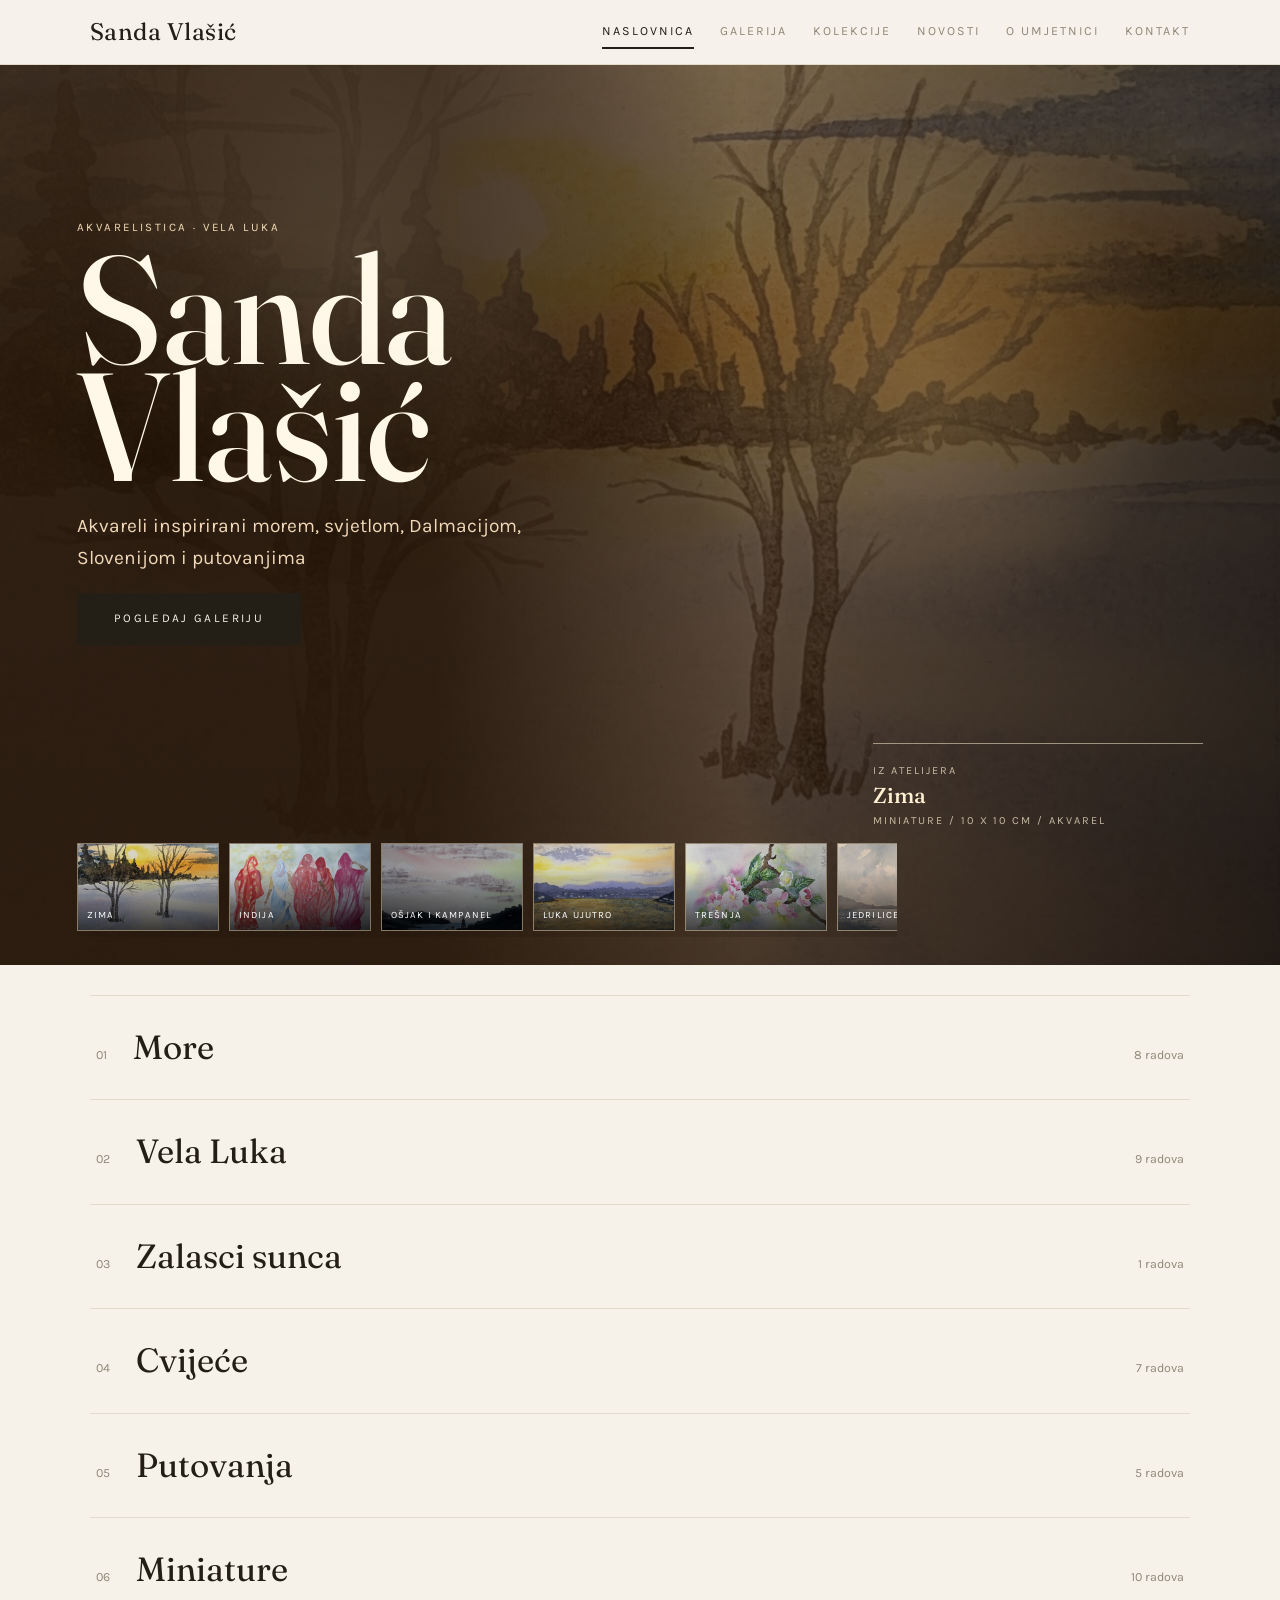
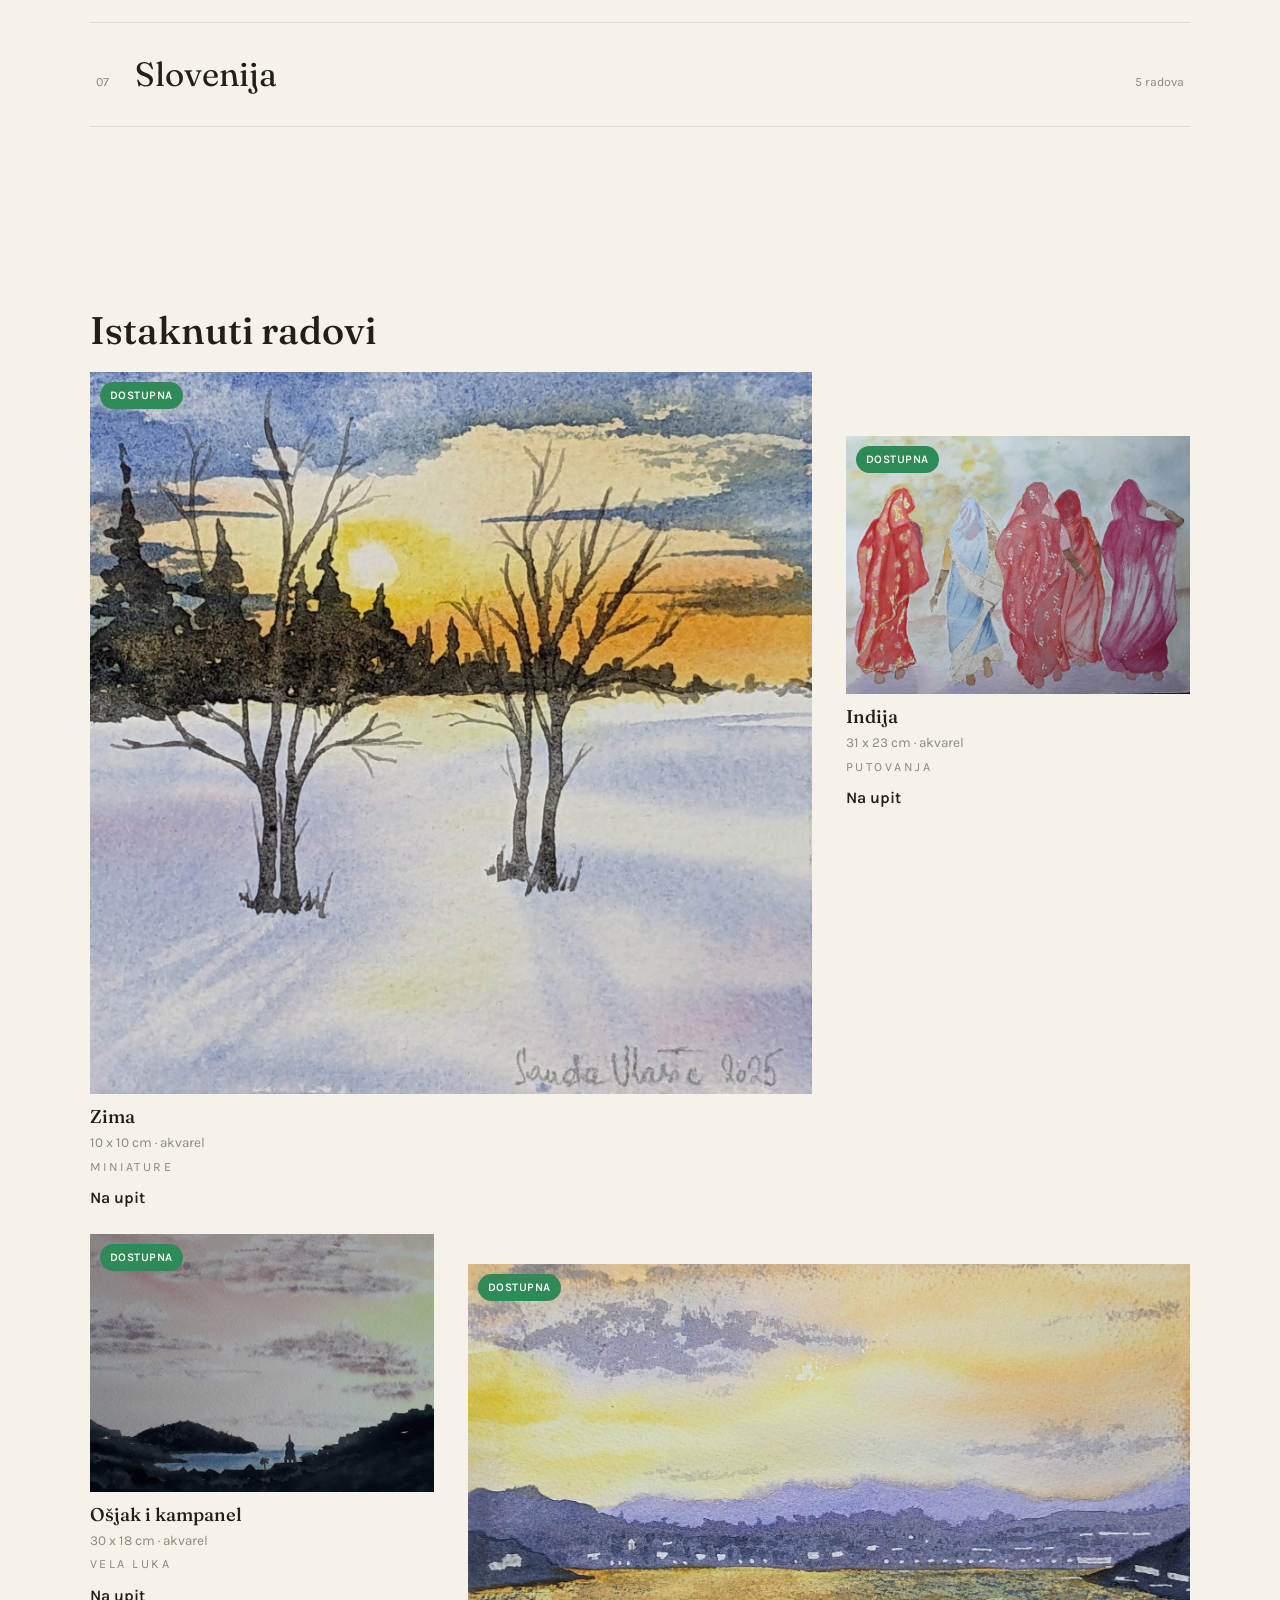
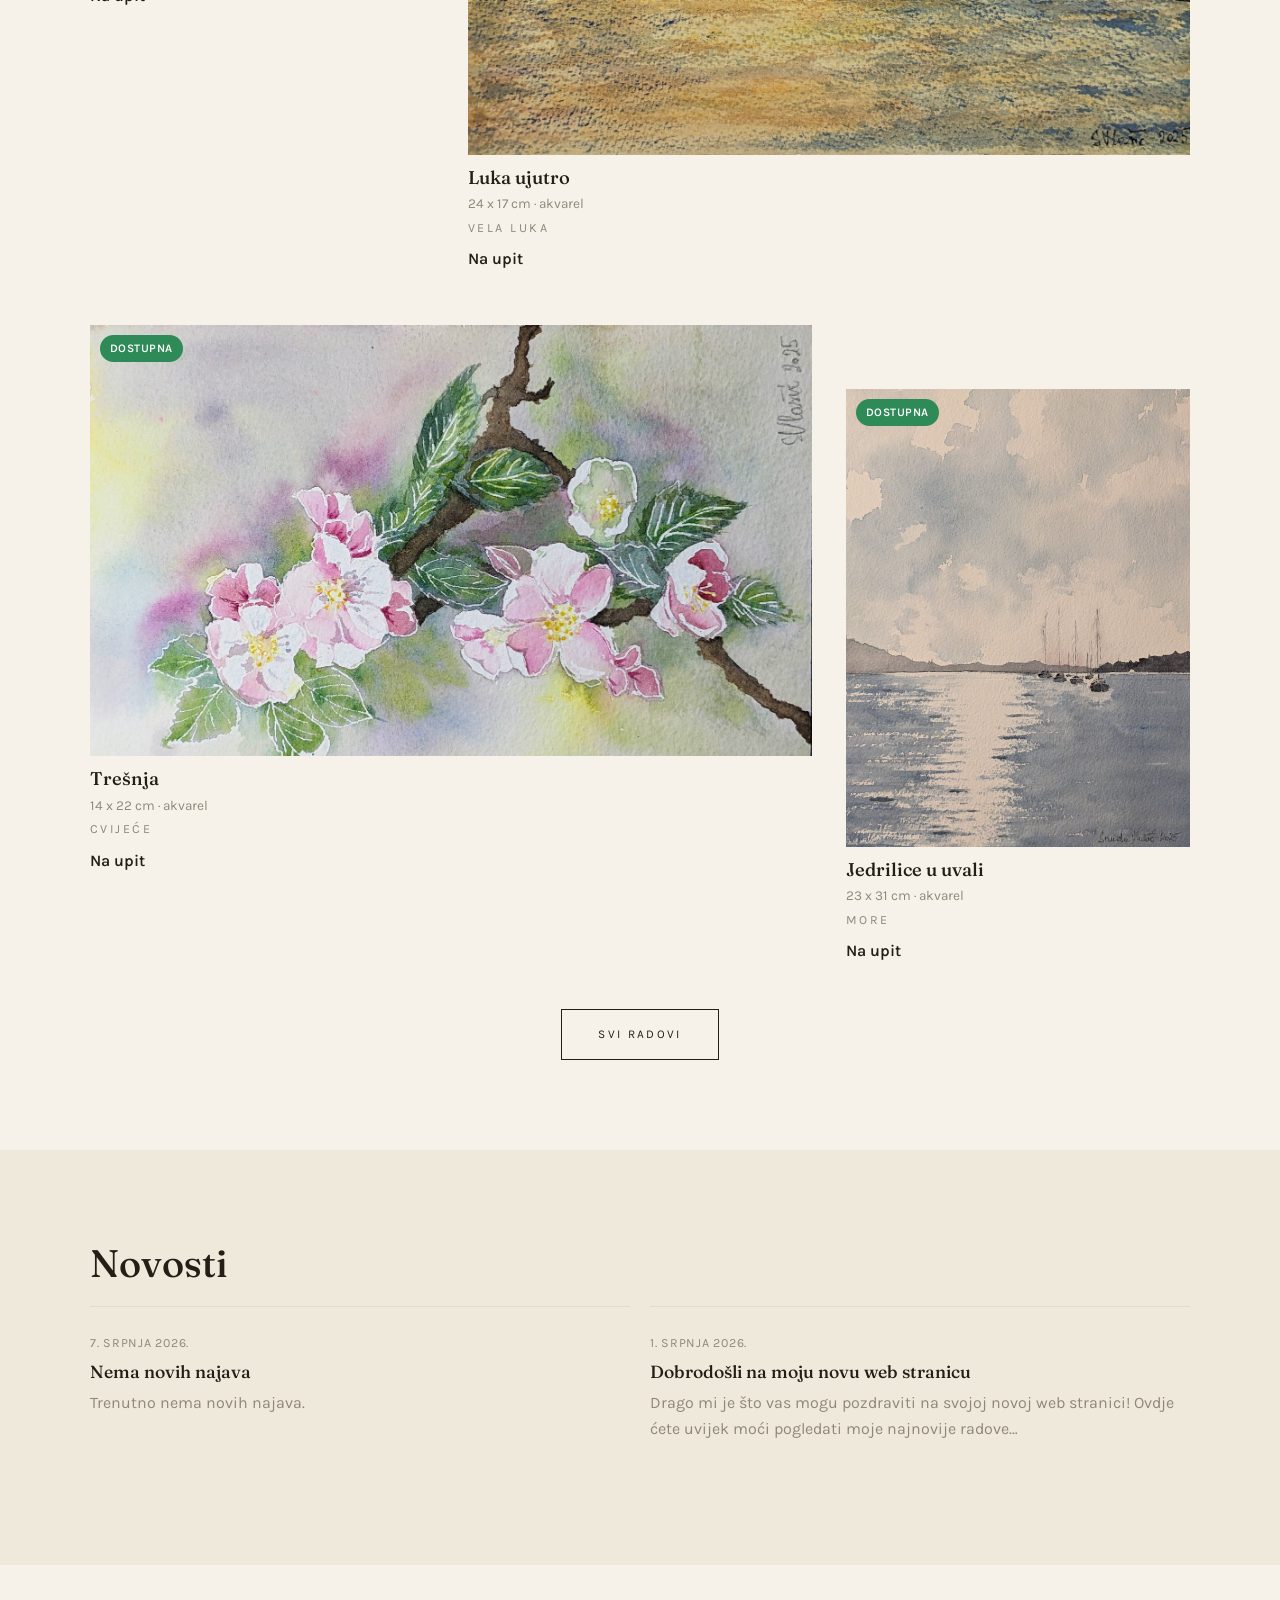
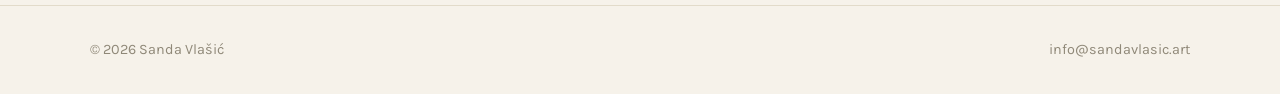
<file: index.html>
<!DOCTYPE html>
<html lang="hr">
<head>
  <meta charset="UTF-8">
  <meta name="viewport" content="width=device-width, initial-scale=1">
  <title>Sanda Vlašić — Slikarica</title>
  <meta name="description" content="Sanda Vlašić — slikarica. Slike inspirirane morem, svjetlom i Dalmacijom. Galerija radova, kolekcije i novosti.">
  <meta property="og:title" content="Sanda Vlašić — Slikarica">
  <meta property="og:description" content="Slike inspirirane morem, svjetlom i Dalmacijom. Galerija radova, kolekcije i novosti.">
  <meta property="og:type" content="website">
  <meta property="og:image" content="images/hero.svg">
  <link rel="stylesheet" href="css/base.css?v=20260703-featuredall2">
  <link id="theme-css" rel="stylesheet" href="css/theme-white-cube.css?v=20260703-featuredall2">
  <script>(function(){try{var m={museum:'white-cube',minimal:'white-cube',mediterranean:'atelier',dark:'noir'};var t=localStorage.getItem('sv-theme');t=m[t]||t;if(t)document.getElementById('theme-css').setAttribute('href','css/theme-'+t+'.css?v=20260703-featuredall2');}catch(e){}})();</script>
</head>
<body data-page="home">
  <header id="site-header" class="site-header"></header>
  <main id="main"></main>
  <footer id="site-footer" class="site-footer"></footer>
  <script src="js/i18n.js"></script>
  <script src="js/site.js?v=20260703-featuredall2"></script>
</body>
</html>
</file>
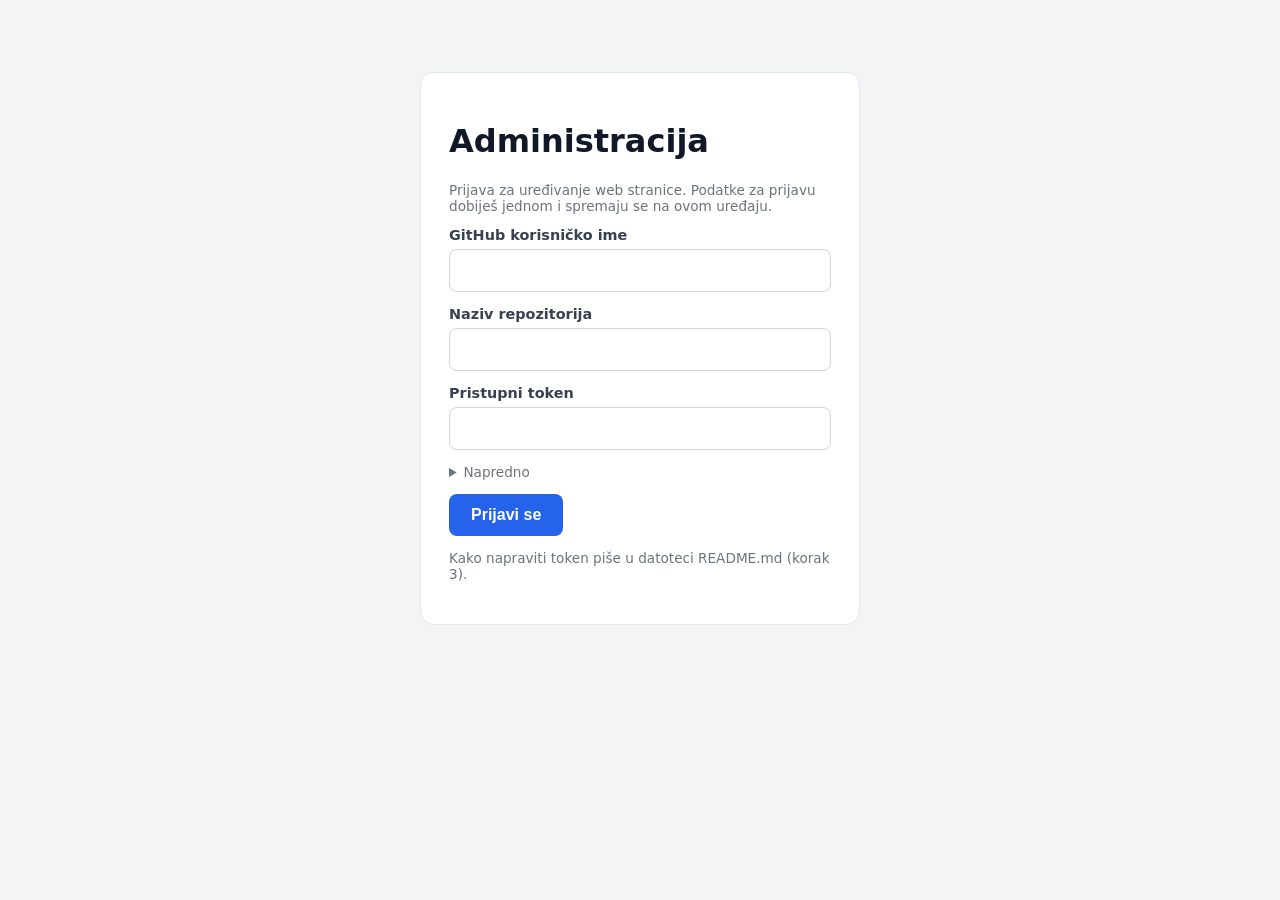
<file: admin.html>
<!DOCTYPE html>
<html lang="hr">
<head>
  <meta charset="UTF-8">
  <meta name="viewport" content="width=device-width, initial-scale=1">
  <title>Administracija — Sanda Vlašić</title>
  <meta name="robots" content="noindex">
  <link rel="stylesheet" href="css/admin.css?v=20260703-admintable2">
</head>
<body>
  <div id="app"><p style="text-align:center;padding:40px">Učitavam…</p></div>
  <script src="js/admin.js?v=20260703-admintable2"></script>
</body>
</html>
</file>
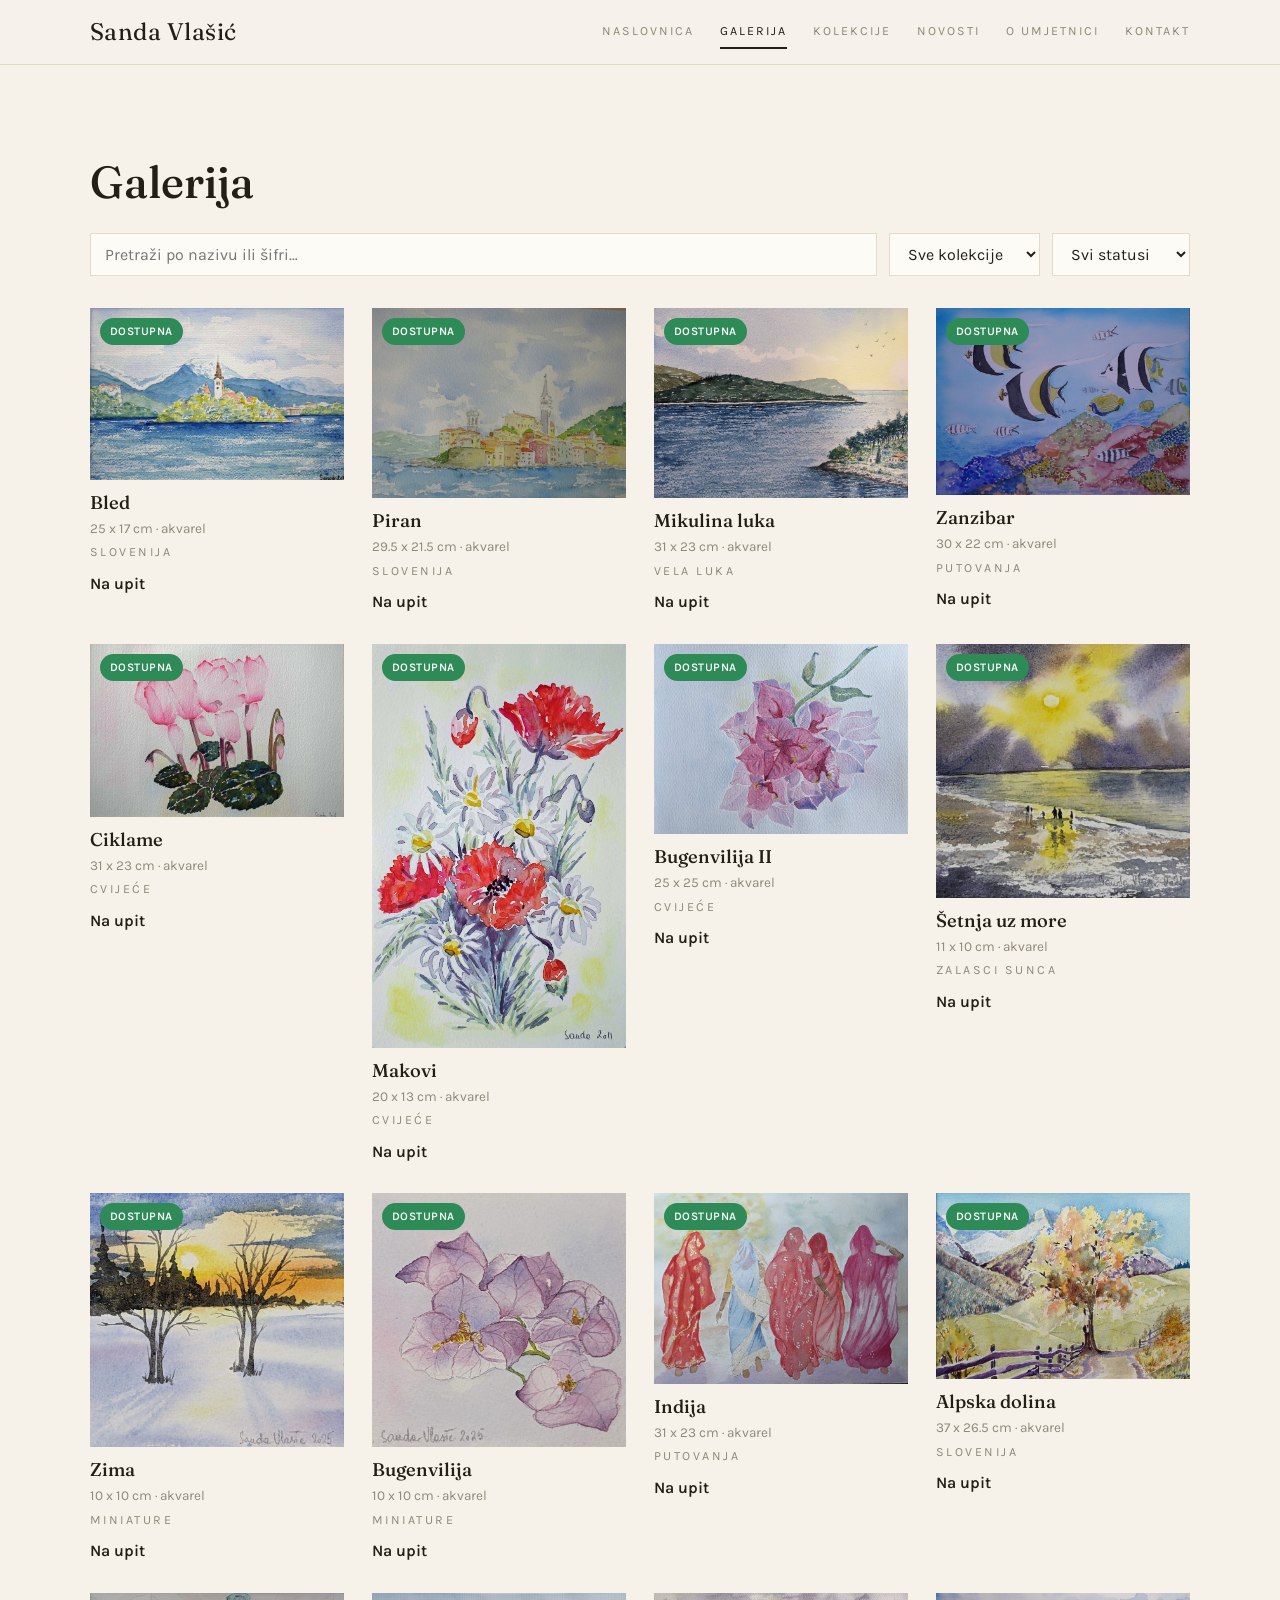
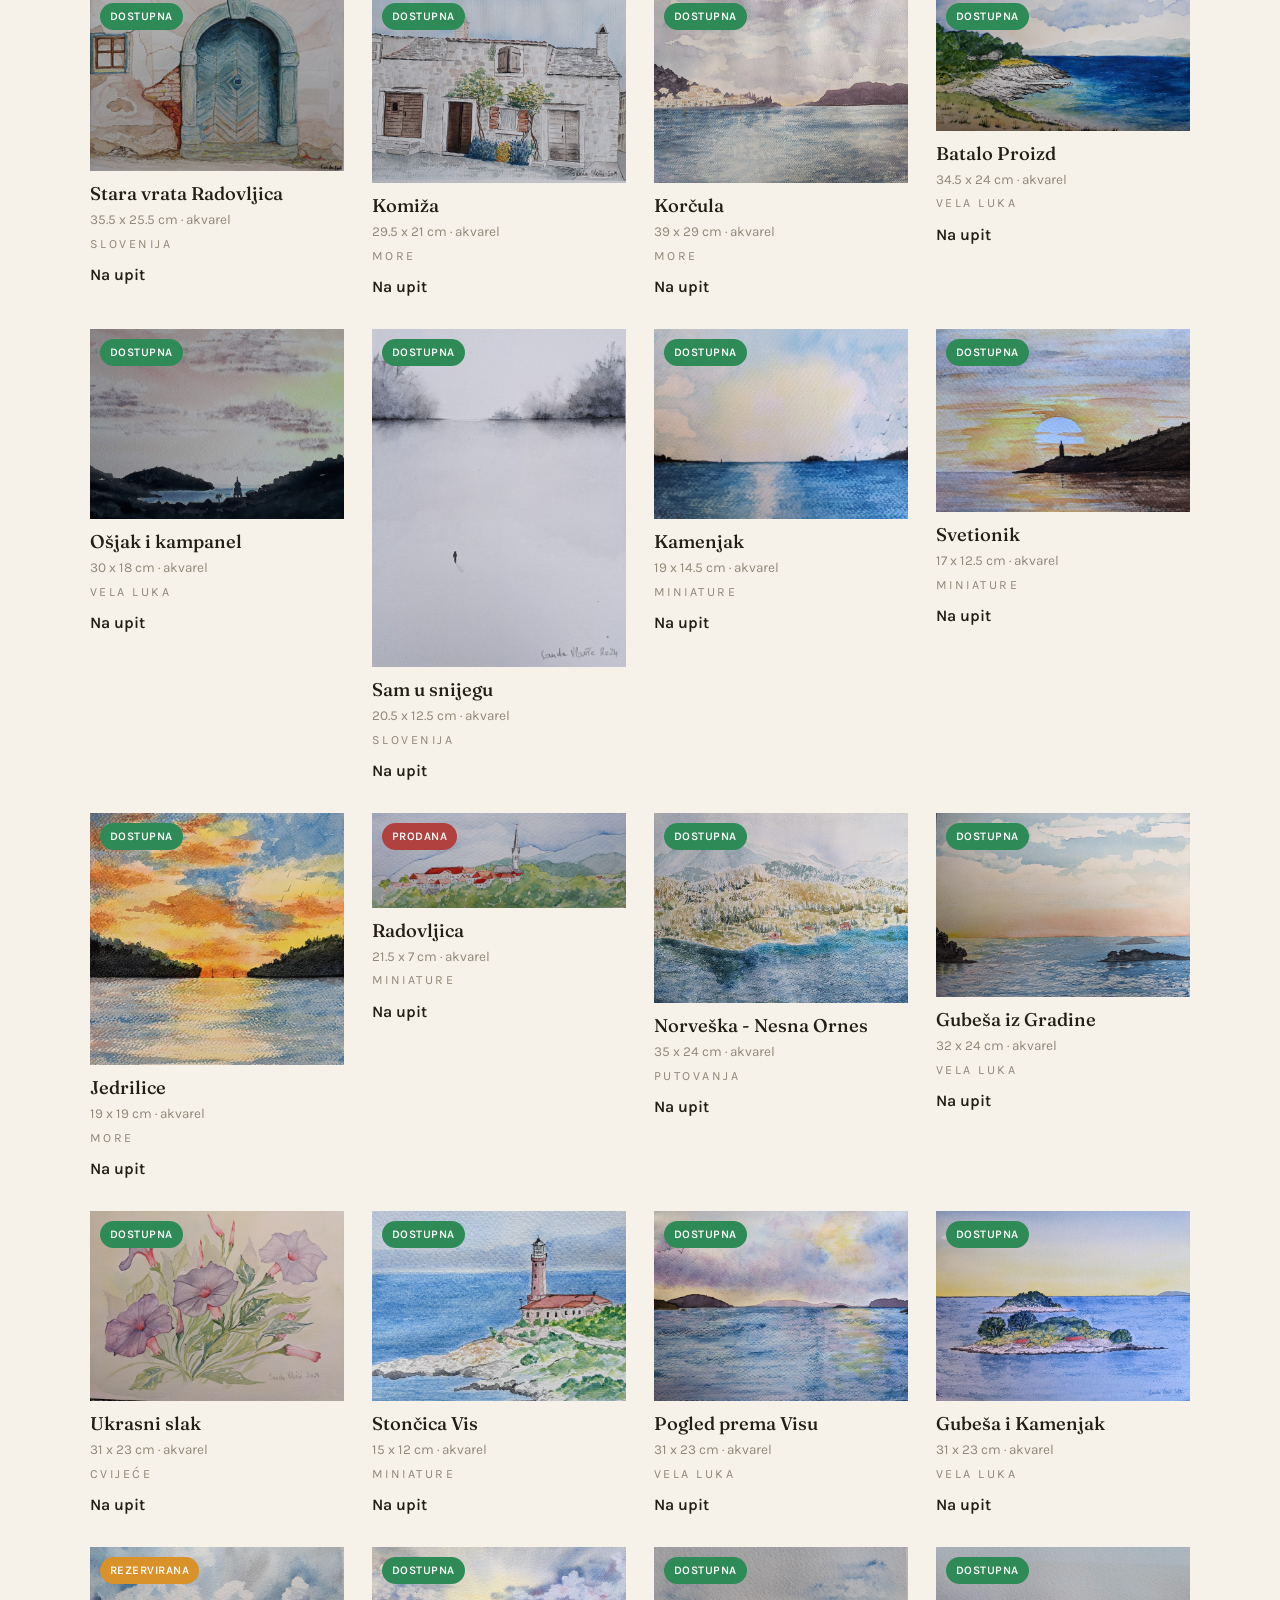
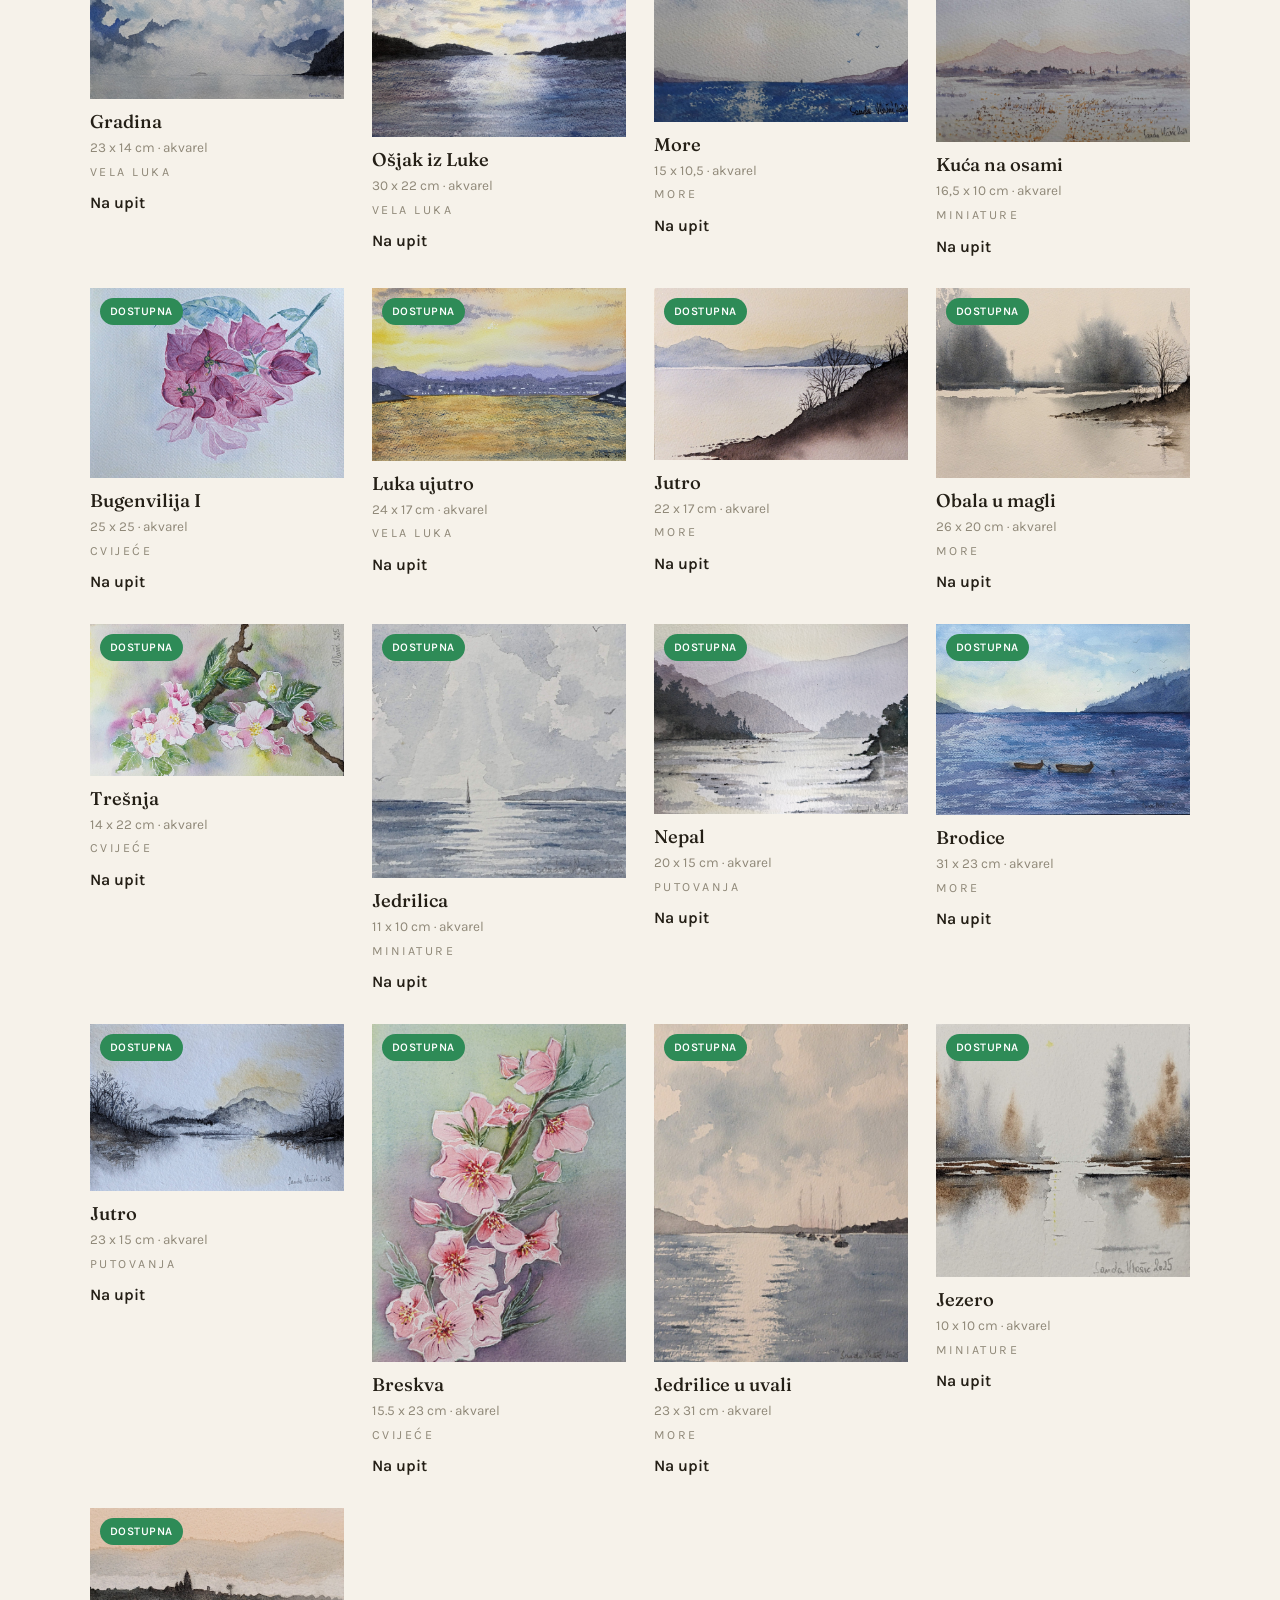
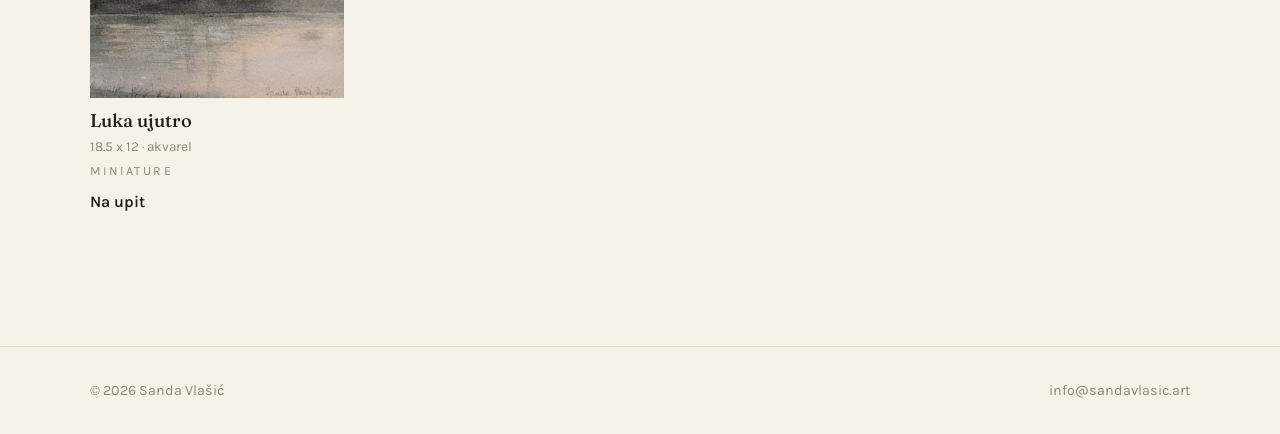
<file: galerija.html>
<!DOCTYPE html>
<html lang="hr">
<head>
  <meta charset="UTF-8">
  <meta name="viewport" content="width=device-width, initial-scale=1">
  <title>Galerija — Sanda Vlašić</title>
  <meta name="description" content="Galerija radova slikarice Sande Vlašić — pretražite slike po nazivu, kolekciji i dostupnosti.">
  <link rel="stylesheet" href="css/base.css?v=20260703-featuredall2">
  <link id="theme-css" rel="stylesheet" href="css/theme-white-cube.css?v=20260703-featuredall2">
  <script>(function(){try{var m={museum:'white-cube',minimal:'white-cube',mediterranean:'atelier',dark:'noir'};var t=localStorage.getItem('sv-theme');t=m[t]||t;if(t)document.getElementById('theme-css').setAttribute('href','css/theme-'+t+'.css?v=20260703-featuredall2');}catch(e){}})();</script>
</head>
<body data-page="gallery">
  <header id="site-header" class="site-header"></header>
  <main id="main"></main>
  <footer id="site-footer" class="site-footer"></footer>
  <script src="js/i18n.js"></script>
  <script src="js/site.js?v=20260703-featuredall2"></script>
</body>
</html>
</file>
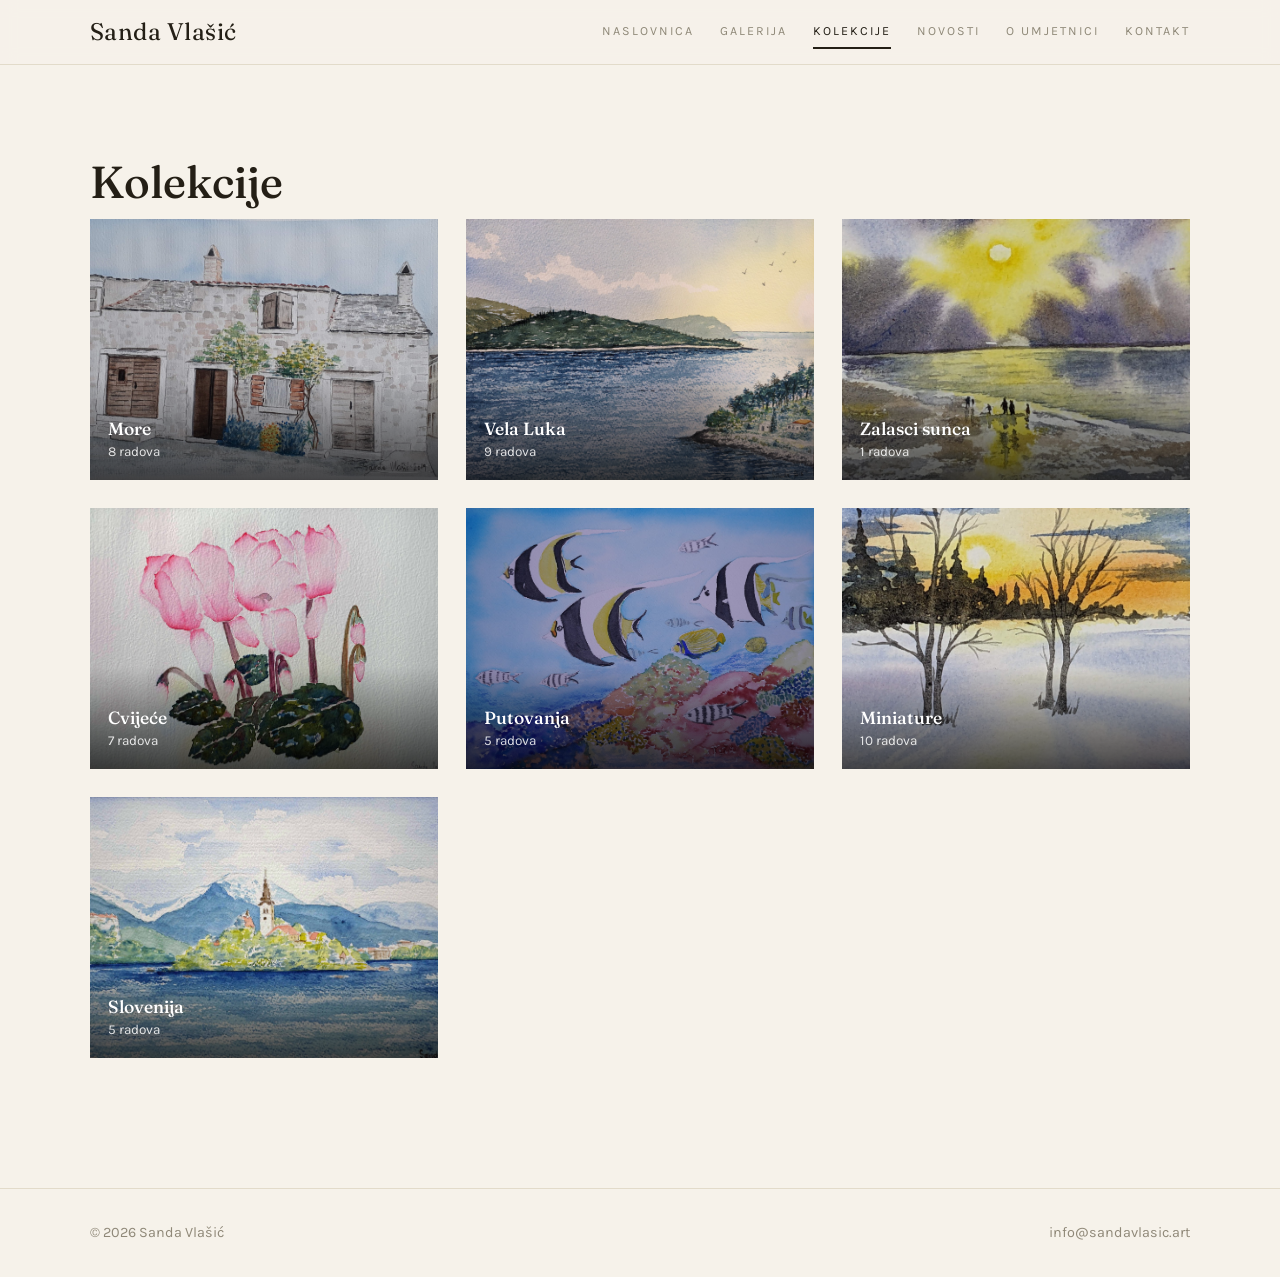
<file: kolekcije.html>
<!DOCTYPE html>
<html lang="hr">
<head>
  <meta charset="UTF-8">
  <meta name="viewport" content="width=device-width, initial-scale=1">
  <title>Kolekcije — Sanda Vlašić</title>
  <meta name="description" content="Kolekcije slika Sande Vlašić — More, Vela Luka, Zalasci sunca, Cvijeće, Putovanja.">
  <link rel="stylesheet" href="css/base.css?v=20260703-featuredall2">
  <link id="theme-css" rel="stylesheet" href="css/theme-white-cube.css?v=20260703-featuredall2">
  <script>(function(){try{var m={museum:'white-cube',minimal:'white-cube',mediterranean:'atelier',dark:'noir'};var t=localStorage.getItem('sv-theme');t=m[t]||t;if(t)document.getElementById('theme-css').setAttribute('href','css/theme-'+t+'.css?v=20260703-featuredall2');}catch(e){}})();</script>
</head>
<body data-page="collections">
  <header id="site-header" class="site-header"></header>
  <main id="main"></main>
  <footer id="site-footer" class="site-footer"></footer>
  <script src="js/i18n.js"></script>
  <script src="js/site.js?v=20260703-featuredall2"></script>
</body>
</html>
</file>
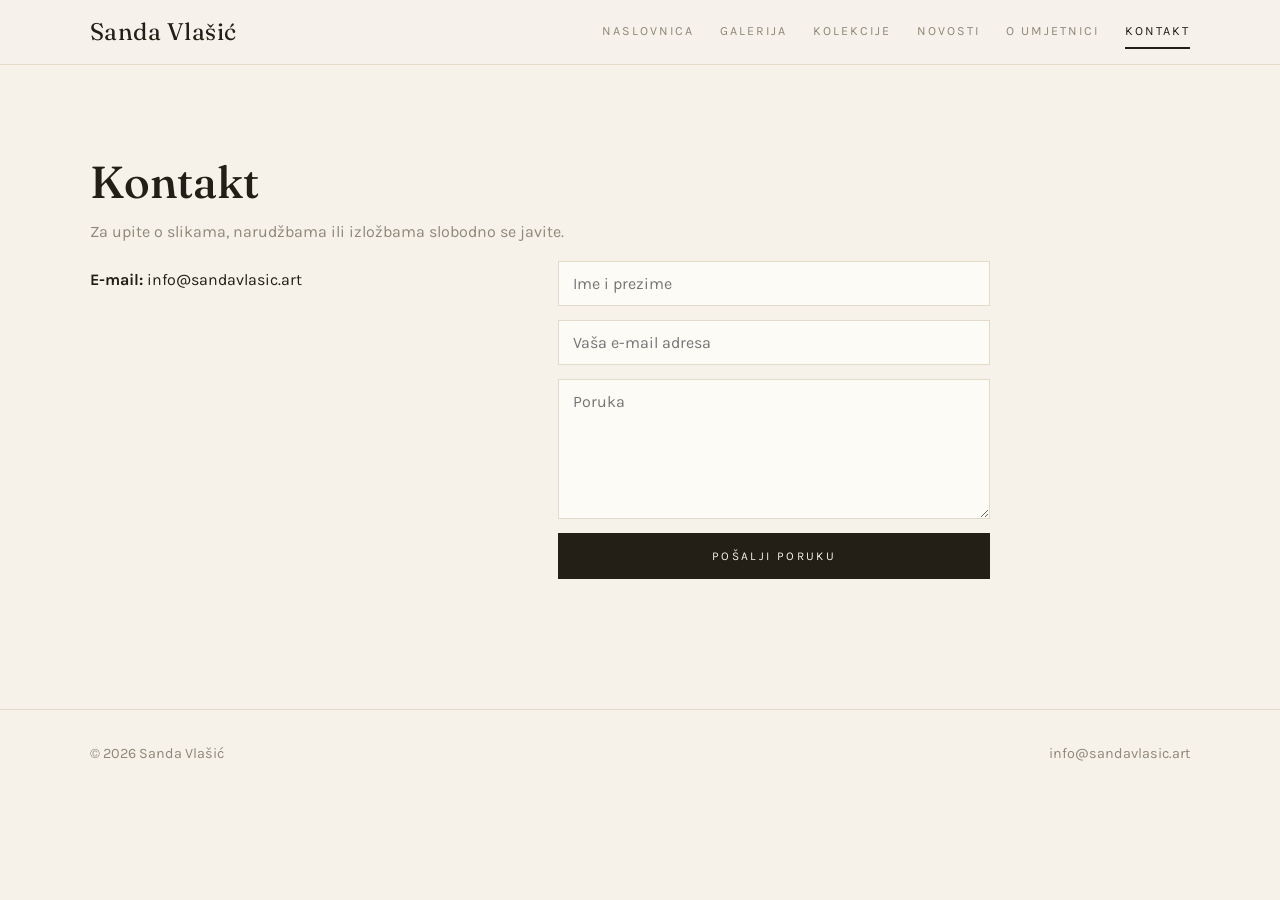
<file: kontakt.html>
<!DOCTYPE html>
<html lang="hr">
<head>
  <meta charset="UTF-8">
  <meta name="viewport" content="width=device-width, initial-scale=1">
  <title>Kontakt — Sanda Vlašić</title>
  <meta name="description" content="Kontaktirajte slikaricu Sandu Vlašić za upite o slikama, narudžbama i izložbama.">
  <link rel="stylesheet" href="css/base.css?v=20260703-featuredall2">
  <link id="theme-css" rel="stylesheet" href="css/theme-white-cube.css?v=20260703-featuredall2">
  <script>(function(){try{var m={museum:'white-cube',minimal:'white-cube',mediterranean:'atelier',dark:'noir'};var t=localStorage.getItem('sv-theme');t=m[t]||t;if(t)document.getElementById('theme-css').setAttribute('href','css/theme-'+t+'.css?v=20260703-featuredall2');}catch(e){}})();</script>
</head>
<body data-page="contact">
  <header id="site-header" class="site-header"></header>
  <main id="main"></main>
  <footer id="site-footer" class="site-footer"></footer>
  <script src="js/i18n.js"></script>
  <script src="js/site.js?v=20260703-featuredall2"></script>
</body>
</html>
</file>
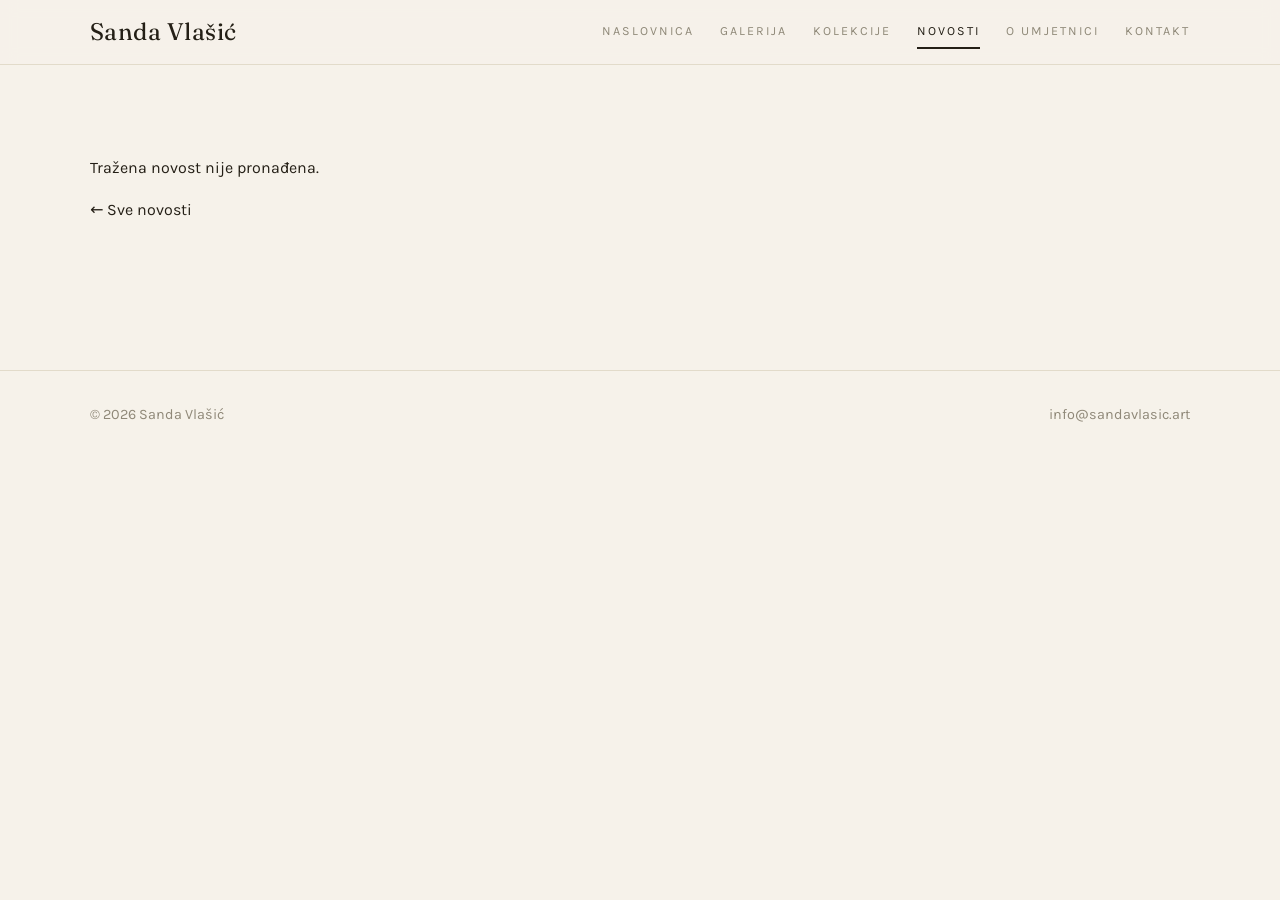
<file: novost.html>
<!DOCTYPE html>
<html lang="hr">
<head>
  <meta charset="UTF-8">
  <meta name="viewport" content="width=device-width, initial-scale=1">
  <title>Novost — Sanda Vlašić</title>
  <meta name="description" content="Novosti slikarice Sande Vlašić.">
  <link rel="stylesheet" href="css/base.css?v=20260703-featuredall2">
  <link id="theme-css" rel="stylesheet" href="css/theme-white-cube.css?v=20260703-featuredall2">
  <script>(function(){try{var m={museum:'white-cube',minimal:'white-cube',mediterranean:'atelier',dark:'noir'};var t=localStorage.getItem('sv-theme');t=m[t]||t;if(t)document.getElementById('theme-css').setAttribute('href','css/theme-'+t+'.css?v=20260703-featuredall2');}catch(e){}})();</script>
</head>
<body data-page="newsItem">
  <header id="site-header" class="site-header"></header>
  <main id="main"></main>
  <footer id="site-footer" class="site-footer"></footer>
  <script src="js/i18n.js"></script>
  <script src="js/site.js?v=20260703-featuredall2"></script>
</body>
</html>
</file>
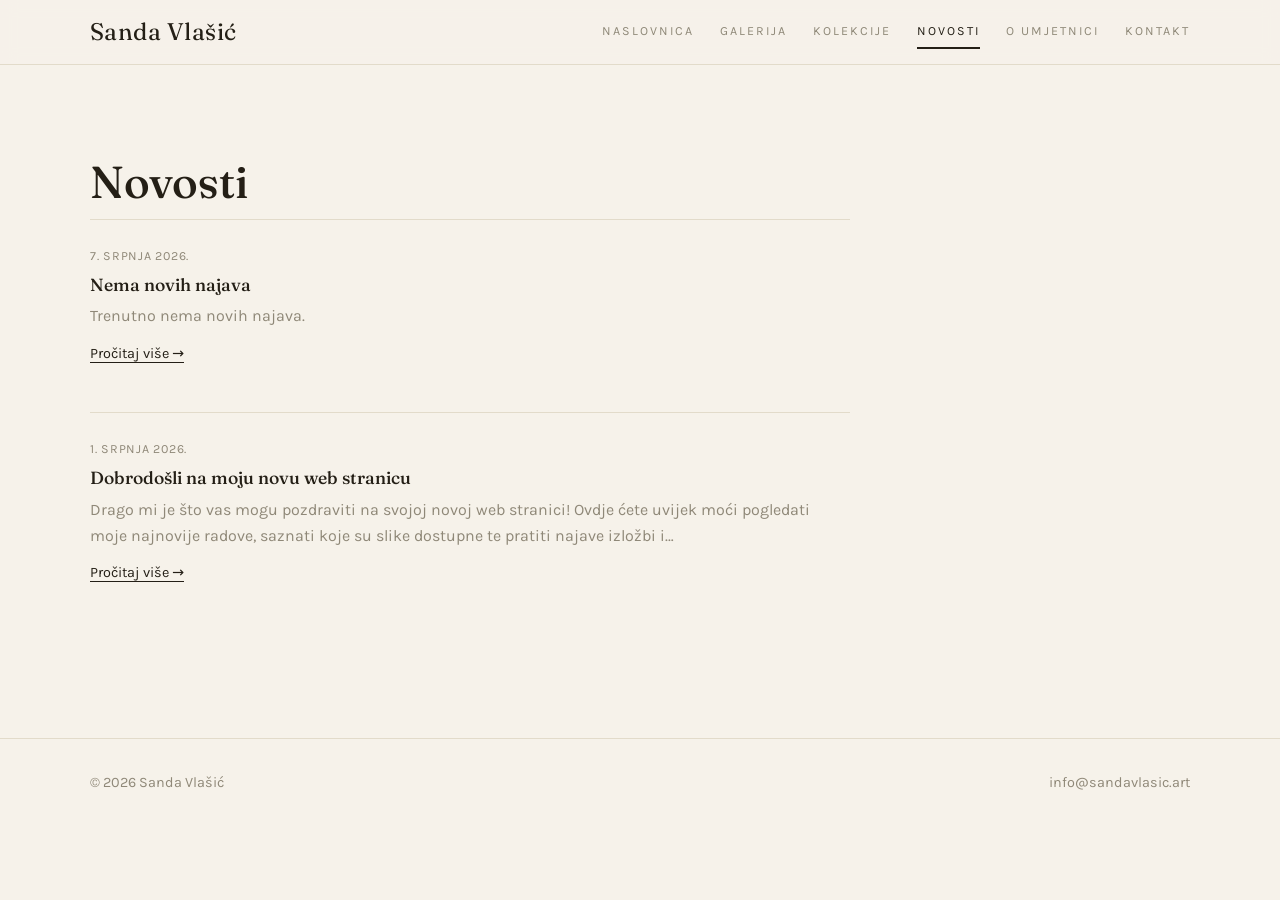
<file: novosti.html>
<!DOCTYPE html>
<html lang="hr">
<head>
  <meta charset="UTF-8">
  <meta name="viewport" content="width=device-width, initial-scale=1">
  <title>Novosti — Sanda Vlašić</title>
  <meta name="description" content="Novosti, najave izložbi i događanja slikarice Sande Vlašić.">
  <link rel="stylesheet" href="css/base.css?v=20260703-featuredall2">
  <link id="theme-css" rel="stylesheet" href="css/theme-white-cube.css?v=20260703-featuredall2">
  <script>(function(){try{var m={museum:'white-cube',minimal:'white-cube',mediterranean:'atelier',dark:'noir'};var t=localStorage.getItem('sv-theme');t=m[t]||t;if(t)document.getElementById('theme-css').setAttribute('href','css/theme-'+t+'.css?v=20260703-featuredall2');}catch(e){}})();</script>
</head>
<body data-page="news">
  <header id="site-header" class="site-header"></header>
  <main id="main"></main>
  <footer id="site-footer" class="site-footer"></footer>
  <script src="js/i18n.js"></script>
  <script src="js/site.js?v=20260703-featuredall2"></script>
</body>
</html>
</file>
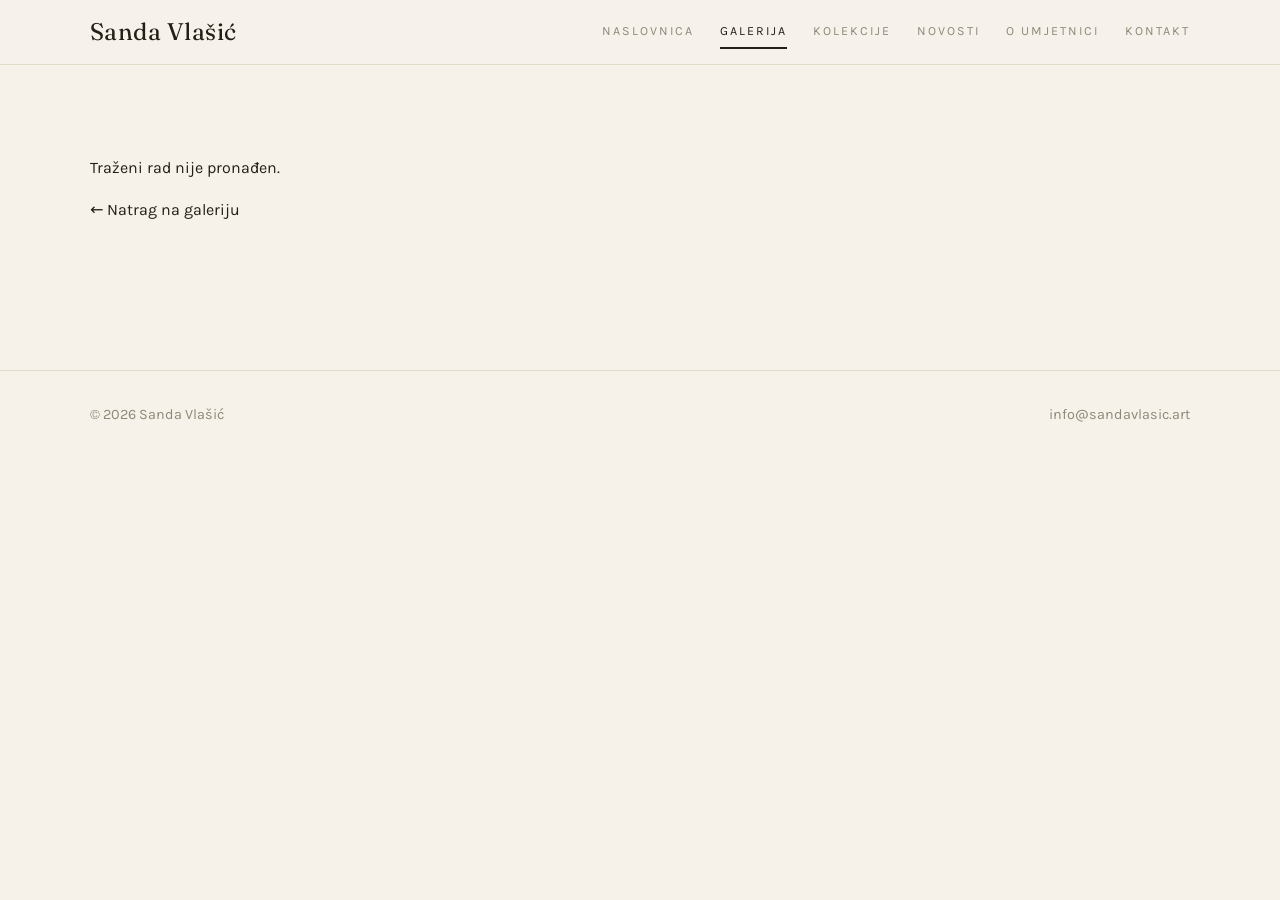
<file: rad.html>
<!DOCTYPE html>
<html lang="hr">
<head>
  <meta charset="UTF-8">
  <meta name="viewport" content="width=device-width, initial-scale=1">
  <title>Rad — Sanda Vlašić</title>
  <meta name="description" content="Detalji rada slikarice Sande Vlašić.">
  <link rel="stylesheet" href="css/base.css?v=20260703-featuredall2">
  <link id="theme-css" rel="stylesheet" href="css/theme-white-cube.css?v=20260703-featuredall2">
  <script>(function(){try{var m={museum:'white-cube',minimal:'white-cube',mediterranean:'atelier',dark:'noir'};var t=localStorage.getItem('sv-theme');t=m[t]||t;if(t)document.getElementById('theme-css').setAttribute('href','css/theme-'+t+'.css?v=20260703-featuredall2');}catch(e){}})();</script>
</head>
<body data-page="work">
  <header id="site-header" class="site-header"></header>
  <main id="main"></main>
  <footer id="site-footer" class="site-footer"></footer>
  <script src="js/i18n.js"></script>
  <script src="js/site.js?v=20260703-featuredall2"></script>
</body>
</html>
</file>
<file: css/base.css>
/* ===== Zajednički stilovi — teme mijenjaju samo CSS varijable ===== */
:root {
  --bg: #ffffff;
  --surface: #ffffff;
  --alt: #f6f6f6;
  --text: #141414;
  --muted: #767676;
  --border: #e5e5e5;
  --accent: #141414;
  --accent-contrast: #ffffff;
  --font-heading: 'Inter', system-ui, sans-serif;
  --font-body: 'Inter', system-ui, sans-serif;
  --heading-weight: 600;
  --radius: 6px;
  --shadow: 0 1px 3px rgba(0, 0, 0, .06);
  --hero-overlay: rgba(0, 0, 0, .35);
  --hero-text: #ffffff;
  --header-bg: rgba(255, 255, 255, .92);
  --section-pad: 64px;
}

* { box-sizing: border-box; }
html { scroll-behavior: smooth; }
body {
  margin: 0;
  font-family: var(--font-body);
  background: var(--bg);
  color: var(--text);
  line-height: 1.65;
  -webkit-font-smoothing: antialiased;
}
img { max-width: 100%; display: block; }
a { color: inherit; text-decoration: none; }
h1, h2, h3, h4 {
  font-family: var(--font-heading);
  font-weight: var(--heading-weight);
  line-height: 1.2;
  margin: 0 0 .5em;
}
h1 { font-size: clamp(1.9rem, 4vw, 2.8rem); }
h2 { font-size: clamp(1.5rem, 3vw, 2rem); }
h3 { font-size: 1.1rem; }
p { margin: 0 0 1em; }

.container { max-width: 1140px; margin: 0 auto; padding: 0 20px; }
.section { padding: var(--section-pad) 0; }
.section.alt { background: var(--alt); }
.muted { color: var(--muted); }
.center { text-align: center; }
.page-head { margin-bottom: 10px; }
.lead { color: var(--muted); max-width: 640px; margin-top: 0; }

/* ===== Zaglavlje ===== */
.site-header {
  position: sticky; top: 0; z-index: 50;
  background: var(--header-bg);
  backdrop-filter: blur(8px);
  border-bottom: 1px solid var(--border);
}
.header-inner { display: flex; align-items: center; justify-content: space-between; min-height: 64px; gap: 16px; }
.logo { font-family: var(--font-heading); font-size: 1.35rem; letter-spacing: .02em; }
.site-nav { display: flex; gap: 26px; }
.site-nav a { font-size: .95rem; color: var(--muted); padding: 6px 0; border-bottom: 2px solid transparent; }
.site-nav a:hover { color: var(--text); }
.site-nav a.active { color: var(--text); border-bottom-color: var(--accent); }
.nav-toggle { display: none; background: none; border: none; font-size: 1.6rem; color: var(--text); cursor: pointer; padding: 4px 8px; }

@media (max-width: 860px) {
  .nav-toggle { display: block; }
  .site-nav {
    display: none; position: absolute; top: 100%; left: 0; right: 0;
    background: var(--bg); flex-direction: column; gap: 0;
    padding: 8px 20px 16px; border-bottom: 1px solid var(--border);
  }
  .site-nav.open { display: flex; }
  .site-nav a { padding: 12px 0; font-size: 1.05rem; border-bottom: 1px solid var(--border); }
}

/* ===== Hero ===== */
.hero {
  position: relative; min-height: 72vh; overflow: hidden;
  display: flex; align-items: center; justify-content: center;
  background-size: cover; background-position: center; text-align: center;
}
.hero-slides { position: absolute; left: 0; right: 0; top: -30%; bottom: 0; will-change: transform; }
.hero-slide {
  position: absolute; inset: 0;
  background-size: cover; background-position: center;
  opacity: 0; transition: opacity 1.8s ease;
}
.hero-slide.active { opacity: 1; }
@media (prefers-reduced-motion: no-preference) {
  .hero-slide { animation: kenburns 14s ease-in-out infinite alternate; }
  @keyframes kenburns { from { transform: scale(1); } to { transform: scale(1.08); } }
}
.hero-overlay { position: absolute; inset: 0; background: var(--hero-overlay); }
.hero-content { position: relative; color: var(--hero-text); padding: 60px 20px; max-width: 760px; }
.hero-content h1 { font-size: clamp(2.4rem, 6vw, 4rem); }
.hero-content p { font-size: clamp(1rem, 2.2vw, 1.25rem); opacity: .92; margin: 0 0 28px; }

/* ===== Premium landing layouts ===== */
.landing {
  position: relative;
  min-height: calc(100svh - 64px);
  overflow: hidden;
  isolation: isolate;
}
.landing-kicker {
  margin: 0 0 14px;
  font-size: .72rem;
  letter-spacing: .22em;
  text-transform: uppercase;
  color: var(--muted);
}
.landing .btn { position: relative; z-index: 5; }
.landing img {
  width: 100%;
  height: 100%;
  object-fit: cover;
}
.landing a:focus-visible {
  outline: 2px solid var(--accent);
  outline-offset: 5px;
}
.landing-feature {
  display: grid;
  gap: 3px;
  margin: 28px 0;
  padding-left: 18px;
  border-left: 1px solid currentColor;
}
.landing-feature span,
.landing-feature em {
  font-size: .72rem;
  color: var(--muted);
  letter-spacing: .16em;
  text-transform: uppercase;
  font-style: normal;
}
.landing-feature strong {
  font-family: var(--font-heading);
  font-weight: var(--heading-weight);
  font-size: 1.08rem;
}
.wide-landing {
  min-height: 100svh;
  color: var(--wide-hero-text, #fff);
  background: var(--bg);
}
.wide-landing .hero-slides {
  inset: -10vh 0;
  top: -10vh;
  bottom: -10vh;
}
.wide-landing .hero-slide.active {
  opacity: var(--wide-image-opacity, .72);
}
.wide-landing .hero-overlay {
  background: var(--wide-overlay, linear-gradient(90deg, rgba(0, 0, 0, .78), rgba(0, 0, 0, .22) 58%, rgba(0, 0, 0, .58)));
}
.wide-landing-copy {
  position: relative;
  z-index: 3;
  width: min(820px, 100%);
  padding: clamp(112px, 17vh, 190px) 6vw clamp(128px, 17vh, 176px);
}
.wide-landing-copy h1 {
  font-size: clamp(4.1rem, 10.8vw, 9.4rem);
  line-height: .84;
  margin: 0 0 26px;
  max-width: 920px;
}
.wide-landing-copy > p:not(.landing-kicker) {
  max-width: 540px;
  font-size: clamp(1rem, 1.5vw, 1.22rem);
  color: var(--wide-copy-muted, currentColor);
}
.wide-landing-feature {
  position: absolute;
  right: 6vw;
  bottom: clamp(120px, 15vh, 170px);
  z-index: 4;
  display: grid;
  gap: 4px;
  width: min(330px, 32vw);
  padding: 18px 0 0;
  border-top: 1px solid currentColor;
}
.wide-landing-feature span,
.wide-landing-feature em {
  overflow: hidden;
  font-size: .68rem;
  letter-spacing: .18em;
  text-transform: uppercase;
  white-space: nowrap;
  text-overflow: ellipsis;
  opacity: .72;
  font-style: normal;
}
.wide-landing-feature strong {
  overflow: hidden;
  font-family: var(--font-heading);
  font-weight: var(--heading-weight);
  font-size: clamp(1.05rem, 1.7vw, 1.35rem);
  line-height: 1.1;
  white-space: nowrap;
  text-overflow: ellipsis;
}
.wide-landing-rail {
  position: absolute;
  left: 6vw;
  right: 6vw;
  bottom: 28px;
  z-index: 5;
  display: flex;
  gap: 10px;
  max-width: min(760px, 88vw);
  overflow-x: auto;
  overflow-y: hidden;
  padding-bottom: 6px;
  scrollbar-width: thin;
  scroll-snap-type: x proximity;
}
.wide-landing-rail a {
  position: relative;
  flex: 0 0 142px;
  height: 88px;
  overflow: hidden;
  background: rgba(255, 255, 255, .12);
  scroll-snap-align: start;
}
.wide-landing-rail::-webkit-scrollbar {
  height: 6px;
}
.wide-landing-rail::-webkit-scrollbar-thumb {
  background: rgba(255, 255, 255, .42);
}
.wide-landing-rail a::after {
  content: '';
  position: absolute;
  inset: 0;
  background: linear-gradient(transparent 30%, rgba(0, 0, 0, .72));
}
.wide-landing-rail span {
  position: absolute;
  left: 9px;
  right: 9px;
  bottom: 7px;
  z-index: 2;
  overflow: hidden;
  color: #fff;
  font-size: .6rem;
  letter-spacing: .12em;
  text-transform: uppercase;
  white-space: nowrap;
  text-overflow: ellipsis;
}

@media (max-width: 760px) {
  .landing { min-height: auto; }
  .landing-kicker { letter-spacing: .16em; }
  .wide-landing {
    min-height: 100svh;
  }
  .wide-landing-copy {
    width: 100%;
    padding: 94px 20px 214px;
  }
  .wide-landing-copy h1 {
    font-size: clamp(3.3rem, 18vw, 5.6rem);
  }
  .wide-landing-feature {
    left: 20px;
    right: 20px;
    bottom: 112px;
    width: auto;
  }
  .wide-landing-rail {
    left: 20px;
    right: 20px;
    bottom: 18px;
    max-width: none;
  }
  .wide-landing-rail a {
    flex-basis: min(30vw, 118px);
    min-width: 96px;
    height: 78px;
  }
}

/* ===== Gumbi ===== */
.btn {
  display: inline-block;
  background: var(--accent); color: var(--accent-contrast);
  padding: 12px 28px; border-radius: var(--radius);
  font-size: .95rem; font-family: var(--font-body);
  border: 1px solid var(--accent); cursor: pointer;
  transition: opacity .15s;
}
.btn:hover { opacity: .85; }
.btn-outline { background: transparent; color: var(--text); border-color: var(--text); }
.btn-outline:hover { background: var(--text); color: var(--bg); opacity: 1; }

/* ===== Mreža radova ===== */
.works-grid { display: grid; grid-template-columns: repeat(auto-fill, minmax(250px, 1fr)); gap: 28px; }
.work-card {
  background: var(--surface); border-radius: var(--radius);
  overflow: hidden; box-shadow: var(--shadow);
}
.work-image { position: relative; aspect-ratio: 4 / 5; overflow: hidden; background: var(--alt); }
.work-image img { width: 100%; height: 100%; object-fit: cover; transition: transform .6s ease; }
.work-card:hover .work-image img { transform: scale(1.03); }
.work-overlay { display: none; }
.work-info { padding: 14px 16px 18px; }
.work-info h3 { margin: 0 0 4px; }
.work-meta { font-size: .85rem; color: var(--muted); margin: 0; }
.work-sub { font-size: .78rem; color: var(--muted); margin: 2px 0 8px; text-transform: uppercase; letter-spacing: .06em; }
.price { font-weight: 600; }

/* ===== Oznake statusa ===== */
.badge {
  position: absolute; top: 10px; left: 10px;
  padding: 4px 10px; border-radius: 999px;
  font-size: .72rem; font-weight: 600;
  letter-spacing: .04em; text-transform: uppercase; color: #fff;
}
.badge.inline { position: static; display: inline-block; }
.badge-available { background: #2e8b57; }
.badge-reserved { background: #d9912a; }
.badge-sold { background: #b0413e; }
.badge-order { background: #3a6ea5; }

/* ===== Filteri ===== */
.filters { display: flex; flex-wrap: wrap; gap: 12px; margin: 24px 0 32px; }
.filters input, .filters select {
  padding: 10px 14px; font-size: 16px; font-family: inherit;
  border: 1px solid var(--border); border-radius: var(--radius);
  background: var(--surface); color: var(--text); min-width: 0;
}
.filters input { flex: 1 1 220px; }

/* ===== Kolekcije ===== */
.collections-grid { display: grid; grid-template-columns: repeat(auto-fill, minmax(280px, 1fr)); gap: 28px; }
.collection-card {
  position: relative; border-radius: var(--radius); overflow: hidden;
  aspect-ratio: 4 / 3; background: var(--alt); box-shadow: var(--shadow); display: block;
}
.collection-card img { width: 100%; height: 100%; object-fit: cover; transition: transform .3s; }
.collection-card:hover img { transform: scale(1.04); }
.cc-label {
  position: absolute; inset: auto 0 0 0;
  padding: 40px 18px 16px;
  background: linear-gradient(transparent, rgba(0, 0, 0, .65));
  color: #fff;
}
.cc-label h3 { margin: 0; }
.cc-label p { margin: 2px 0 0; font-size: .85rem; opacity: .85; }

/* ===== Novosti ===== */
.news-list { display: grid; gap: 24px; max-width: 760px; }
.news-item {
  background: var(--surface); border: 1px solid var(--border);
  border-radius: var(--radius); padding: 22px 24px; display: block;
}
.news-item .date { font-size: .78rem; color: var(--muted); text-transform: uppercase; letter-spacing: .06em; }
.news-item h3 { margin: 6px 0 8px; }
.news-item p { margin-bottom: 10px; }
.news-teaser-grid { display: grid; grid-template-columns: repeat(auto-fit, minmax(240px, 1fr)); gap: 20px; }
.read-more { font-size: .9rem; border-bottom: 1px solid var(--accent); }

/* ===== Detalj rada ===== */
.work-detail { display: grid; grid-template-columns: 1fr; gap: 36px; margin-top: 14px; }
@media (min-width: 900px) { .work-detail { grid-template-columns: 3fr 2fr; align-items: start; } }
.work-detail-image { position: relative; }
.work-detail-image img { width: 100%; border-radius: var(--radius); box-shadow: var(--shadow); }
.detail-list { display: grid; grid-template-columns: auto 1fr; gap: 6px 18px; margin: 20px 0; font-size: .95rem; }
.detail-list dt { color: var(--muted); }
.detail-list dd { margin: 0; }
.detail-price { font-size: 1.4rem; font-weight: 600; margin: 8px 0 20px; }

/* ===== O umjetnici ===== */
.about-grid { display: grid; gap: 36px; }
@media (min-width: 820px) { .about-grid { grid-template-columns: 2fr 3fr; align-items: start; } }
.about-grid img { border-radius: var(--radius); box-shadow: var(--shadow); }

/* ===== Kontakt ===== */
.contact-grid { display: grid; gap: 36px; max-width: 900px; }
@media (min-width: 820px) { .contact-grid { grid-template-columns: 1fr 1fr; } }
.contact-info p { margin: 6px 0; }
.contact-form { display: grid; gap: 14px; }
.contact-form input, .contact-form textarea {
  padding: 12px 14px; font-size: 16px;
  border: 1px solid var(--border); border-radius: var(--radius);
  background: var(--surface); color: var(--text);
  font-family: inherit; width: 100%;
}
.contact-form textarea { min-height: 140px; resize: vertical; }

/* ===== Podnožje ===== */
.site-footer { border-top: 1px solid var(--border); margin-top: 40px; padding: 32px 0; font-size: .9rem; color: var(--muted); }
.footer-inner { display: flex; flex-wrap: wrap; gap: 12px; justify-content: space-between; }
.footer-inner a { color: var(--muted); }
.footer-inner a:hover { color: var(--text); }

/* ===== Prirodni omjer slika (teme: white-cube, atelier) ===== */
.natural .work-image { aspect-ratio: auto; }
.natural .work-image img { height: auto; }

/* ===== Masonry mreža (tema: mozaik) ===== */
.masonry { columns: 3 260px; column-gap: 22px; }
.masonry .work-card { display: block; break-inside: avoid; margin-bottom: 22px; }
.masonry .work-image { aspect-ratio: auto; }
.masonry .work-image img { height: auto; }

/* ===== Tipografski hero (teme bez velike fotografije) ===== */
.typo-hero { padding: 110px 20px 20px; text-align: center; }
.typo-hero h1 { margin: 0 0 10px; }
.typo-hero .tagline { color: var(--muted); margin: 0 0 26px; }

/* ===== Scroll-reveal animacije ===== */
@media (prefers-reduced-motion: no-preference) {
  .reveal { opacity: 0; transform: translateY(20px); transition: opacity .7s ease, transform .7s ease; }
  .reveal.in { opacity: 1; transform: none; }
  #main { animation: page-in .5s ease; }
  @keyframes page-in { from { opacity: 0; } to { opacity: 1; } }
}

/* ===== Lightbox ===== */
.lightbox {
  position: fixed; inset: 0; z-index: 200;
  background: rgba(8, 8, 8, .95);
  display: flex; flex-direction: column;
  align-items: center; justify-content: center; padding: 30px;
}
.lightbox img { max-width: 92vw; max-height: 80vh; object-fit: contain; }
.lb-caption { color: #cfcbc2; font-size: .9rem; margin-top: 14px; text-align: center; max-width: 80vw; }
.lightbox button {
  position: absolute; background: none; border: none; color: #fff;
  font-size: 2.2rem; line-height: 1; cursor: pointer; padding: 10px 16px; opacity: .65;
}
.lightbox button:hover { opacity: 1; }
.lb-close { top: 12px; right: 14px; }
.lb-prev { left: 6px; top: 50%; transform: translateY(-50%); }
.lb-next { right: 6px; top: 50%; transform: translateY(-50%); }
.work-detail-image img { cursor: zoom-in; }
</file>
<file: css/theme-white-cube.css>
/* Tema: White cube — kustoski minimalizam (à la ellafles / David Zwirner)
   Bijelo, puno zraka, centrirana navigacija, slike u prirodnom omjeru,
   muzejski potpisi ispod radova. */
@import url('https://fonts.googleapis.com/css2?family=Inter:wght@200;300;400;500&display=swap');

:root {
  --bg: #ffffff;
  --surface: #ffffff;
  --alt: #fafaf8;
  --text: #1a1a18;
  --muted: #9a9a94;
  --border: #ececea;
  --accent: #1a1a18;
  --accent-contrast: #ffffff;
  --font-heading: 'Inter', system-ui, sans-serif;
  --font-body: 'Inter', system-ui, sans-serif;
  --heading-weight: 300;
  --radius: 0px;
  --shadow: none;
  --hero-overlay: rgba(0, 0, 0, .25);
  --header-bg: rgba(255, 255, 255, .96);
  --section-pad: 100px;
}

/* centrirana navigacija u dva reda */
.header-inner { flex-direction: column; gap: 8px; padding: 26px 0 20px; min-height: 0; }
.logo { font-size: 1.05rem; font-weight: 400; letter-spacing: .38em; text-transform: uppercase; }
.site-nav { gap: 30px; }
.site-nav a { font-size: .7rem; letter-spacing: .24em; text-transform: uppercase; border-bottom: none; }
.site-nav a.active { color: var(--text); }
@media (max-width: 860px) {
  .header-inner { flex-direction: row; padding: 0; min-height: 60px; }
  .logo { letter-spacing: .2em; font-size: .95rem; }
}

/* tipografski hero */
.typo-hero { padding: 130px 20px 30px; }
.typo-hero h1 { font-size: clamp(2.6rem, 7vw, 4.8rem); font-weight: 200; letter-spacing: .1em; text-transform: uppercase; }
.typo-hero .tagline { font-size: .74rem; letter-spacing: .32em; text-transform: uppercase; }

/* landing fotografija na naslovnici */
.hero { min-height: 80vh; }
.hero-overlay { background: rgba(10, 10, 8, .28); }
.hero-content h1 { font-weight: 200; letter-spacing: .14em; text-transform: uppercase; font-size: clamp(2.2rem, 5.5vw, 3.8rem); }
.hero-content p { letter-spacing: .18em; text-transform: uppercase; font-size: .78rem; }
.hero .btn { color: #ffffff; border-color: #ffffff; background: transparent; }
.hero .btn:hover { background: #ffffff; color: #1a1a18; opacity: 1; }

/* rijetka mreža, muzejski potpisi */
.works-grid { gap: 72px 46px; }
.work-card { background: transparent; }
.work-info { padding: 14px 0 0; }
.work-info h3 { font-weight: 400; font-size: .95rem; margin-bottom: 2px; }
.work-meta { font-size: .78rem; }
.work-sub { display: none; }
.price { font-weight: 400; font-size: .85rem; }

/* diskretne oznake statusa */
.badge { background: rgba(255, 255, 255, .88) !important; color: #1a1a18; border: 1px solid #dcdcd6; font-weight: 400; letter-spacing: .1em; }

/* gumbi kao galerijski linkovi */
.btn { background: transparent; color: var(--text); border: 1px solid var(--text); font-size: .72rem; letter-spacing: .22em; text-transform: uppercase; padding: 15px 38px; }
.btn:hover { background: var(--text); color: var(--bg); opacity: 1; }

h1, h2 { letter-spacing: .06em; }
.section h2 { text-align: center; font-size: 1rem; font-weight: 400; letter-spacing: .3em; text-transform: uppercase; color: var(--muted); margin-bottom: 54px; }
.detail-price { font-weight: 400; }
.news-item { border: none; border-top: 1px solid var(--border); border-radius: 0; padding-left: 0; padding-right: 0; background: transparent; }
.section.alt { background: var(--bg); }

/* wow landing: private gallery cover */
.landing-white {
  min-height: calc(100svh - 118px);
  display: grid;
  grid-template-columns: minmax(260px, .8fr) minmax(360px, 1.2fr);
  gap: clamp(28px, 6vw, 92px);
  align-items: center;
  padding: clamp(42px, 7vh, 86px) 6vw clamp(92px, 13vh, 140px);
  background:
    linear-gradient(90deg, #fff 0 46%, rgba(255, 255, 255, .78) 46% 100%),
    radial-gradient(circle at 78% 18%, #f1f0eb, transparent 40%);
}
.landing-white-frame {
  position: relative;
  order: 2;
  height: min(72vh, 760px);
  min-height: 440px;
  overflow: hidden;
  background: #f1f0ec;
}
.landing-white-frame::before {
  content: '';
  position: absolute;
  inset: 18px;
  z-index: 4;
  border: 1px solid rgba(255, 255, 255, .54);
  pointer-events: none;
}
.landing-white-frame .hero-slides { inset: 0; top: 0; }
.landing-white-frame .hero-overlay {
  background: linear-gradient(90deg, rgba(0, 0, 0, .12), rgba(0, 0, 0, .02));
}
.landing-white-copy {
  order: 1;
  max-width: 520px;
}
.landing-white-copy h1 {
  font-size: clamp(3.1rem, 8.6vw, 7.2rem);
  line-height: .9;
  letter-spacing: .05em;
  text-transform: uppercase;
  margin-bottom: 26px;
}
.landing-white-copy > p:not(.landing-kicker) {
  max-width: 390px;
  color: #5e5d58;
  font-size: clamp(.96rem, 1.5vw, 1.15rem);
}
.landing-white-rail {
  position: absolute;
  left: 6vw;
  right: 6vw;
  bottom: 32px;
  z-index: 5;
  display: grid;
  grid-template-columns: repeat(5, minmax(74px, 1fr));
  gap: 10px;
  max-width: 680px;
}
.landing-white-rail a {
  position: relative;
  height: 82px;
  overflow: hidden;
  background: #efeee9;
}
.landing-white-rail a::after {
  content: '';
  position: absolute;
  inset: 0;
  border: 1px solid rgba(255, 255, 255, .72);
}
.landing-white-rail span {
  position: absolute;
  left: 9px;
  bottom: 7px;
  max-width: calc(100% - 18px);
  overflow: hidden;
  color: #fff;
  font-size: .62rem;
  letter-spacing: .1em;
  text-transform: uppercase;
  white-space: nowrap;
  text-overflow: ellipsis;
  text-shadow: 0 1px 10px rgba(0, 0, 0, .65);
}

@media (max-width: 860px) {
  .landing-white {
    grid-template-columns: 1fr;
    padding: 32px 20px 112px;
  }
  .landing-white-frame {
    order: 1;
    min-height: 380px;
    height: 58svh;
  }
  .landing-white-copy { order: 2; }
  .landing-white-copy h1 { font-size: clamp(2.6rem, 15vw, 4.8rem); }
  .landing-white-rail {
    grid-template-columns: repeat(3, 1fr);
    left: 20px;
    right: 20px;
    bottom: 22px;
  }
  .landing-white-rail a:nth-child(n+4) { display: none; }
}

/* wide landing refresh */
.landing-white.wide-landing {
  display: block;
  min-height: calc(100svh - 118px);
  padding: 0;
  color: #181814;
  background: #f7f6f1;
  --wide-hero-text: #181814;
  --wide-copy-muted: #56554f;
  --wide-image-opacity: .86;
  --wide-overlay:
    linear-gradient(90deg, #ffffff 0 30%, rgba(255, 255, 255, .82) 45%, rgba(255, 255, 255, .18) 78%, rgba(255, 255, 255, .05)),
    linear-gradient(180deg, rgba(255, 255, 255, .1), rgba(255, 255, 255, .34));
}
.landing-white.wide-landing::after {
  content: '';
  position: absolute;
  inset: 28px;
  z-index: 2;
  border: 1px solid rgba(255, 255, 255, .66);
  pointer-events: none;
}
.landing-white .wide-landing-copy {
  padding-top: clamp(82px, 13vh, 138px);
}
.landing-white .wide-landing-copy h1 {
  font-weight: 200;
  letter-spacing: .01em;
  line-height: .92;
  text-transform: none;
  font-size: clamp(4.2rem, 9.5vw, 8.2rem);
  max-width: 720px;
}
.landing-white .wide-landing-feature {
  color: #23231f;
  border-top-color: rgba(24, 24, 20, .46);
}
.landing-white .wide-landing-rail a {
  background: #efeee9;
  border: 1px solid rgba(255, 255, 255, .8);
}

@media (max-width: 860px) {
  .landing-white.wide-landing {
    min-height: calc(100svh - 60px);
  }
  .landing-white.wide-landing::after {
    inset: 14px;
  }
  .landing-white .wide-landing-copy {
    padding-top: 82px;
  }
  .landing-white .wide-landing-copy h1 {
    letter-spacing: 0;
    font-size: clamp(3.6rem, 15vw, 5.8rem);
  }
}
</file>
<file: css/admin.css>
/* Administracija — neutralan, jednostavan izgled, veliki elementi za mobitel */
* { box-sizing: border-box; }
body {
  margin: 0;
  font-family: system-ui, -apple-system, 'Segoe UI', sans-serif;
  background: #f3f4f6; color: #111827; font-size: 16px;
}
.topbar {
  position: sticky; top: 0; z-index: 10;
  display: flex; justify-content: space-between; align-items: center;
  flex-wrap: wrap; gap: 12px;
  background: #111827; color: #fff; padding: 12px 16px;
}
.topbar a { color: #93c5fd; text-decoration: none; }
.topbar-actions { display: flex; gap: 16px; align-items: center; }
button.link { background: none; border: none; color: #fca5a5; cursor: pointer; font-size: 1rem; padding: 0; }

.tabs {
  display: flex; gap: 4px; background: #fff;
  border-bottom: 1px solid #e5e7eb; padding: 0 8px; overflow-x: auto;
}
.tabs button {
  background: none; border: none; padding: 14px 16px; font-size: 1rem;
  cursor: pointer; border-bottom: 3px solid transparent;
  color: #6b7280; white-space: nowrap;
}
.tabs button.active { color: #111827; border-bottom-color: #2563eb; font-weight: 600; }

.content { max-width: 860px; margin: 0 auto; padding: 20px 16px 80px; }
.content.wide-content { max-width: 1480px; }
.bar { display: flex; gap: 10px; flex-wrap: wrap; margin-bottom: 18px; align-items: center; }
.bar input { flex: 1; min-width: 160px; }

input, select, textarea {
  padding: 11px 12px; border: 1px solid #d1d5db; border-radius: 8px;
  font-size: 16px; font-family: inherit; background: #fff; width: 100%;
}
textarea { min-height: 140px; resize: vertical; }
label { display: block; margin-bottom: 14px; font-weight: 600; font-size: .9rem; color: #374151; }
label input, label select, label textarea { margin-top: 6px; font-weight: 400; }
label.check { display: flex; align-items: center; gap: 10px; }
label.check input { width: 22px; height: 22px; margin: 0; }

.btn {
  background: #2563eb; color: #fff; border: none;
  padding: 12px 22px; border-radius: 8px;
  font-size: 1rem; cursor: pointer; font-weight: 600;
}
.btn.gray { background: #6b7280; }
.btn-sm {
  background: #fff; border: 1px solid #d1d5db;
  padding: 8px 12px; border-radius: 8px; cursor: pointer; font-size: .9rem;
}
.btn-sm.danger { color: #b91c1c; border-color: #fecaca; }

.row {
  display: flex; align-items: center; gap: 12px; flex-wrap: wrap;
  background: #fff; border: 1px solid #e5e7eb; border-radius: 10px;
  padding: 10px 12px; margin-bottom: 10px;
}
.thumb { width: 56px; height: 56px; object-fit: cover; border-radius: 8px; background: #e5e7eb; flex-shrink: 0; }
.row-main { flex: 1; min-width: 150px; }
.row-main .small { display: block; }
.row select { width: auto; }

.works-admin { display: grid; gap: 14px; }
.works-admin, .works-admin > *, #w-list { min-width: 0; }
.works-topbar { margin-bottom: 0; }
.work-filters {
  display: grid; gap: 10px;
  grid-template-columns: repeat(5, minmax(150px, 1fr));
}
.work-filters label { margin-bottom: 0; }
.work-savebar {
  position: sticky; top: 104px; z-index: 8;
  display: flex; justify-content: space-between; align-items: center; gap: 12px;
  background: rgba(255, 255, 255, .96); border: 1px solid #dbe2ea;
  border-radius: 12px; padding: 10px 12px; box-shadow: 0 10px 28px rgba(15, 23, 42, .08);
}
.savebar-actions { display: flex; gap: 8px; flex-wrap: wrap; justify-content: flex-end; }
.btn:disabled, .btn-sm:disabled { opacity: .48; cursor: not-allowed; }
.table-wrap {
  overflow: auto; background: #fff; border: 1px solid #e5e7eb;
  border-radius: 12px; box-shadow: 0 12px 28px rgba(15, 23, 42, .06);
  max-width: 100%;
}
.works-table {
  width: 100%; min-width: 1240px; border-collapse: separate; border-spacing: 0;
}
.works-table th {
  position: sticky; top: 0; z-index: 2;
  background: #f8fafc; border-bottom: 1px solid #dbe2ea;
  padding: 8px; text-align: left; white-space: nowrap;
}
.works-table td {
  border-bottom: 1px solid #eef2f7; padding: 8px; vertical-align: middle;
}
.works-table tr:last-child td { border-bottom: none; }
.works-table tr.dirty { background: #fffbeb; }
.works-table input, .works-table select {
  min-width: 0; padding: 8px 9px; border-radius: 7px; font-size: .92rem;
}
.works-table input[type="checkbox"] {
  width: 22px; height: 22px; min-width: 22px; margin: 0;
}
.sort-head {
  width: 100%; border: none; background: transparent; padding: 3px 0;
  color: #111827; cursor: pointer; font: inherit; font-weight: 700; text-align: left;
}
.photo-cell { width: 74px; }
.title-cell { min-width: 210px; }
.code-input { min-width: 92px; }
.done-cell { min-width: 170px; }
.price-cell {
  min-width: 190px; display: grid; grid-template-columns: minmax(76px, 1fr) minmax(92px, 1fr); gap: 6px;
}
.center-cell { text-align: center; }
.row-actions { min-width: 210px; white-space: nowrap; }
.row-actions .btn-sm { margin: 2px; }
.state-badge {
  display: inline-block; padding: 5px 8px; border-radius: 999px;
  font-size: .78rem; font-weight: 700; white-space: normal; line-height: 1.25;
}
.state-good { background: #dcfce7; color: #166534; }
.state-bad { background: #fef3c7; color: #92400e; }

@media (max-width: 960px) {
  .work-filters { grid-template-columns: repeat(2, minmax(0, 1fr)); }
  .work-savebar { top: 96px; align-items: flex-start; flex-direction: column; }
  .savebar-actions { width: 100%; justify-content: stretch; }
  .savebar-actions .btn, .savebar-actions .btn-sm { flex: 1; }
}
@media (max-width: 640px) {
  .work-filters { grid-template-columns: 1fr; }
  .work-savebar { top: 90px; }
}

.card { background: #fff; border: 1px solid #e5e7eb; border-radius: 12px; padding: 20px; margin-bottom: 20px; }
.form-grid { display: grid; gap: 0 16px; grid-template-columns: 1fr 1fr; }
@media (max-width: 640px) { .form-grid { grid-template-columns: 1fr; } }
.form-grid .full { grid-column: 1 / -1; }
.actions { display: flex; gap: 10px; margin-top: 8px; }

.img-field { display: grid; gap: 10px; margin-top: 6px; font-weight: 400; }
.img-field img { max-width: 180px; border-radius: 8px; }
.file-btn {
  display: inline-block; background: #f3f4f6; border: 1px dashed #9ca3af;
  padding: 12px 16px; border-radius: 8px; cursor: pointer; text-align: center;
}

.theme-grid { display: grid; grid-template-columns: repeat(auto-fill, minmax(180px, 1fr)); gap: 12px; margin-bottom: 8px; }
.theme-card { border: 2px solid #e5e7eb; border-radius: 12px; padding: 14px; cursor: pointer; background: #fff; }
.theme-card.selected { border-color: #2563eb; box-shadow: 0 0 0 3px rgba(37, 99, 235, .15); }
.theme-dots { display: flex; gap: 6px; margin-bottom: 8px; }
.theme-dots span { width: 22px; height: 22px; border-radius: 50%; border: 1px solid rgba(0, 0, 0, .12); }
.theme-card h4 { margin: 0 0 2px; }
.theme-card p { margin: 0; font-size: .8rem; color: #6b7280; }
.settings-float-actions {
  position: fixed; right: 18px; bottom: 18px; z-index: 50;
  display: grid; gap: 8px; width: min(300px, calc(100vw - 32px));
  background: rgba(17, 24, 39, .96); color: #fff;
  padding: 12px; border-radius: 14px; box-shadow: 0 18px 46px rgba(0, 0, 0, .28);
}
.settings-float-actions .btn { width: 100%; }
.settings-float-actions .btn-sm {
  width: 100%; background: transparent; color: #bfdbfe; border-color: rgba(191, 219, 254, .42);
}
.settings-float-actions .small { color: #cbd5e1; text-align: center; }
@media (max-width: 640px) {
  .settings-float-actions {
    left: 12px; right: 12px; bottom: 12px;
    width: auto; grid-template-columns: 1fr 1fr;
  }
  .settings-float-actions .small { grid-column: 1 / -1; }
}

.toast {
  position: fixed; left: 50%; bottom: 24px; transform: translateX(-50%);
  background: #065f46; color: #fff; padding: 12px 20px; border-radius: 999px;
  box-shadow: 0 4px 14px rgba(0, 0, 0, .25); z-index: 100;
  max-width: 90vw; text-align: center;
}
.busy {
  position: fixed; right: 16px; bottom: 16px;
  background: #111827; color: #fff; padding: 10px 18px;
  border-radius: 999px; z-index: 100;
}

.login {
  max-width: 440px; margin: 8vh auto; background: #fff;
  padding: 28px; border-radius: 14px; border: 1px solid #e5e7eb;
}
.error {
  background: #fef2f2; color: #b91c1c; border: 1px solid #fecaca;
  padding: 10px 14px; border-radius: 8px; margin-bottom: 14px; font-size: .9rem;
}
.small { font-size: .85rem; color: #6b7280; }
h2.section-title { font-size: 1.1rem; margin: 26px 0 12px; }
</file>
